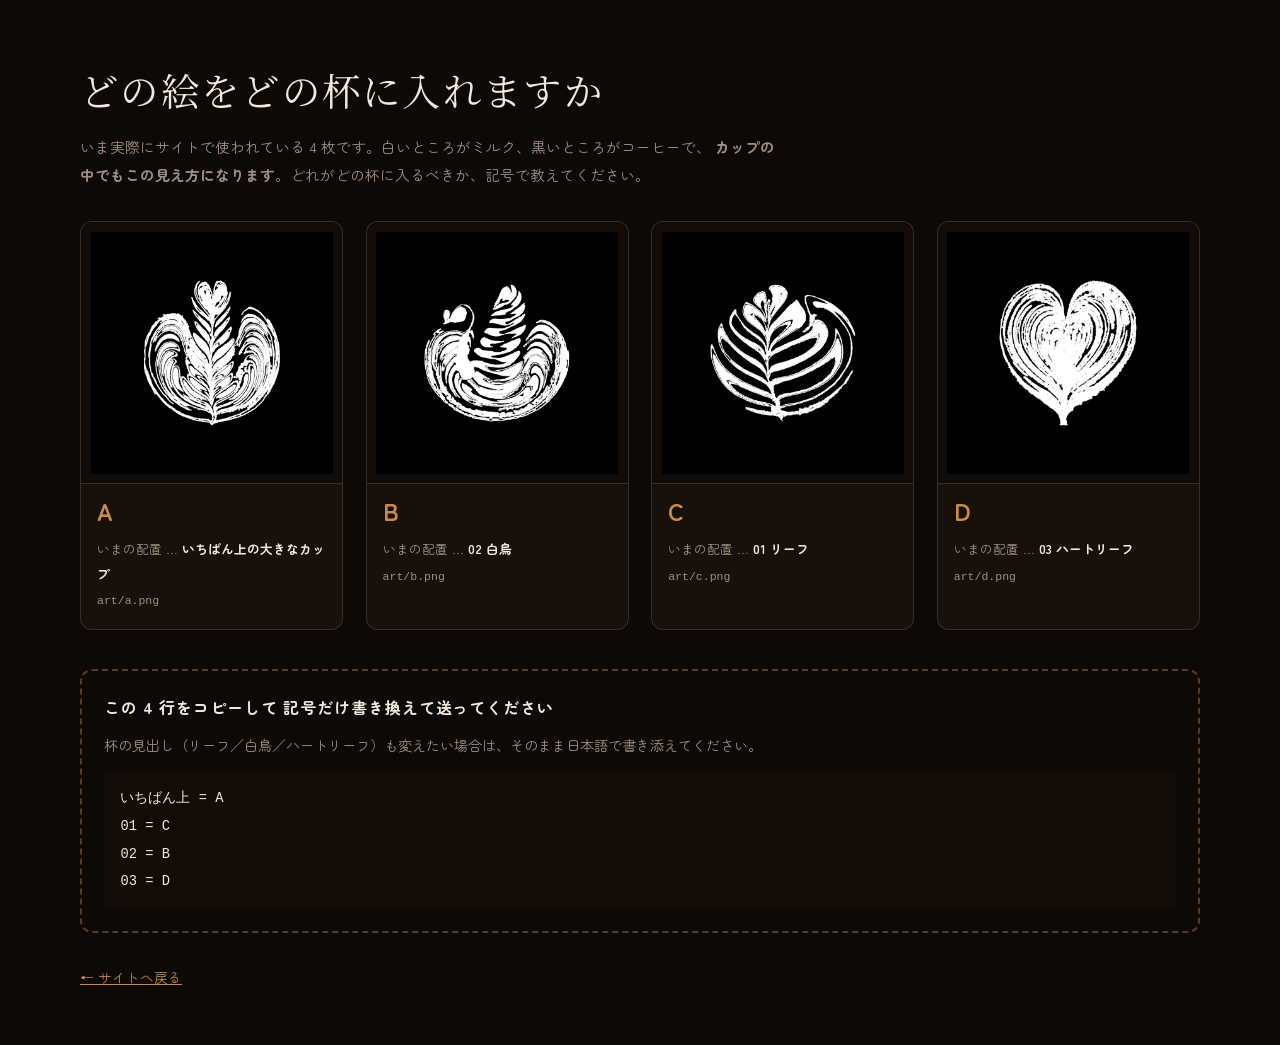
<file: check.html>
<!DOCTYPE html>
<html lang="ja">
<head>
<meta charset="UTF-8">
<meta name="viewport" content="width=device-width, initial-scale=1">
<meta http-equiv="Cache-Control" content="no-cache, no-store, must-revalidate">
<title>どの絵をどの杯に ｜ Latte Art Breaker</title>
<link rel="stylesheet" href="https://fonts.googleapis.com/css2?family=Noto+Serif+JP:wght@400;500&family=Zen+Maru+Gothic:wght@500;700&display=swap">
<style>
:root{
  --bg:#0d0907; --ink:#f2e8dc; --dim:#a08f80; --accent:#c98a4b;
  --card:#17100b; --line:rgba(242,232,220,.14);
  --serif:"Hiragino Mincho ProN","Yu Mincho","Noto Serif JP",serif;
  --ui:"Zen Maru Gothic","Hiragino Maru Gothic ProN","Yu Gothic UI",system-ui,sans-serif;
}
*{box-sizing:border-box}
body{margin:0;background:var(--bg);color:var(--ink);font-family:var(--ui);line-height:1.9;padding:0 16px}
.wrap{max-width:70rem;margin:0 auto;padding-block:clamp(2rem,6vh,3.5rem)}
h1{margin:0 0 .4rem;font-family:var(--serif);font-weight:400;font-size:clamp(1.5rem,4.5vw,2.4rem);letter-spacing:.06em}
.lede{margin:0 0 2rem;color:var(--dim);font-size:.92rem;max-width:44rem}
.grid{display:grid;grid-template-columns:repeat(auto-fit,minmax(15rem,1fr));gap:1.4rem}
.card{background:var(--card);border:1px solid var(--line);border-radius:12px;overflow:hidden;display:flex;flex-direction:column}
.card figure{margin:0;background:#120c08;display:flex;align-items:center;justify-content:center;padding:.6rem}
.card img{display:block;width:100%;max-width:100%;height:auto;aspect-ratio:1/1;object-fit:contain}
.card .meta{padding:.9rem 1rem 1.1rem;border-top:1px solid var(--line)}
.tag{display:inline-block;font-weight:700;font-size:1.5rem;letter-spacing:.1em;color:var(--accent);line-height:1}
.now{margin:.5rem 0 0;font-size:.8rem;color:var(--dim)}
.now b{color:var(--ink);font-weight:700}
.file{margin:.25rem 0 0;font-size:.72rem;color:var(--dim);font-family:ui-monospace,monospace}
.ask{margin:2.4rem 0 0;padding:1.3rem 1.4rem;border:2px dashed rgba(201,138,75,.4);border-radius:12px}
.ask h2{margin:0 0 .6rem;font-size:1rem;letter-spacing:.06em}
.ask p{margin:0 0 .8rem;font-size:.88rem;color:var(--dim)}
.ask pre{margin:0;padding:.9rem 1rem;background:#120c08;border-radius:8px;overflow-x:auto;
  font-family:ui-monospace,monospace;font-size:.86rem;line-height:2;color:var(--ink)}
.back{display:inline-block;margin-top:2rem;color:var(--accent);font-size:.85rem}
</style>
</head>
<body>
<div class="wrap">

<h1>どの絵をどの杯に入れますか</h1>
<p class="lede">
  いま実際にサイトで使われている 4 枚です。白いところがミルク、黒いところがコーヒーで、
  <b>カップの中でもこの見え方になります</b>。どれがどの杯に入るべきか、記号で教えてください。
</p>

<div class="grid">

  <div class="card">
    <figure><img src="art/a.png?c=1" alt="絵 A"></figure>
    <div class="meta">
      <span class="tag">A</span>
      <p class="now">いまの配置 … <b>いちばん上の大きなカップ</b></p>
      <p class="file">art/a.png</p>
    </div>
  </div>

  <div class="card">
    <figure><img src="art/b.png?c=1" alt="絵 B"></figure>
    <div class="meta">
      <span class="tag">B</span>
      <p class="now">いまの配置 … <b>02 白鳥</b></p>
      <p class="file">art/b.png</p>
    </div>
  </div>

  <div class="card">
    <figure><img src="art/c.png?c=1" alt="絵 C"></figure>
    <div class="meta">
      <span class="tag">C</span>
      <p class="now">いまの配置 … <b>01 リーフ</b></p>
      <p class="file">art/c.png</p>
    </div>
  </div>

  <div class="card">
    <figure><img src="art/d.png?c=1" alt="絵 D"></figure>
    <div class="meta">
      <span class="tag">D</span>
      <p class="now">いまの配置 … <b>03 ハートリーフ</b></p>
      <p class="file">art/d.png</p>
    </div>
  </div>

</div>

<div class="ask">
  <h2>この 4 行をコピーして 記号だけ書き換えて送ってください</h2>
  <p>
    杯の見出し（リーフ／白鳥／ハートリーフ）も変えたい場合は、そのまま日本語で書き添えてください。
  </p>
<pre>いちばん上 = A
01 = C
02 = B
03 = D</pre>
</div>

<a class="back" href="index.html">← サイトへ戻る</a>

</div>
</body>
</html>
</file>
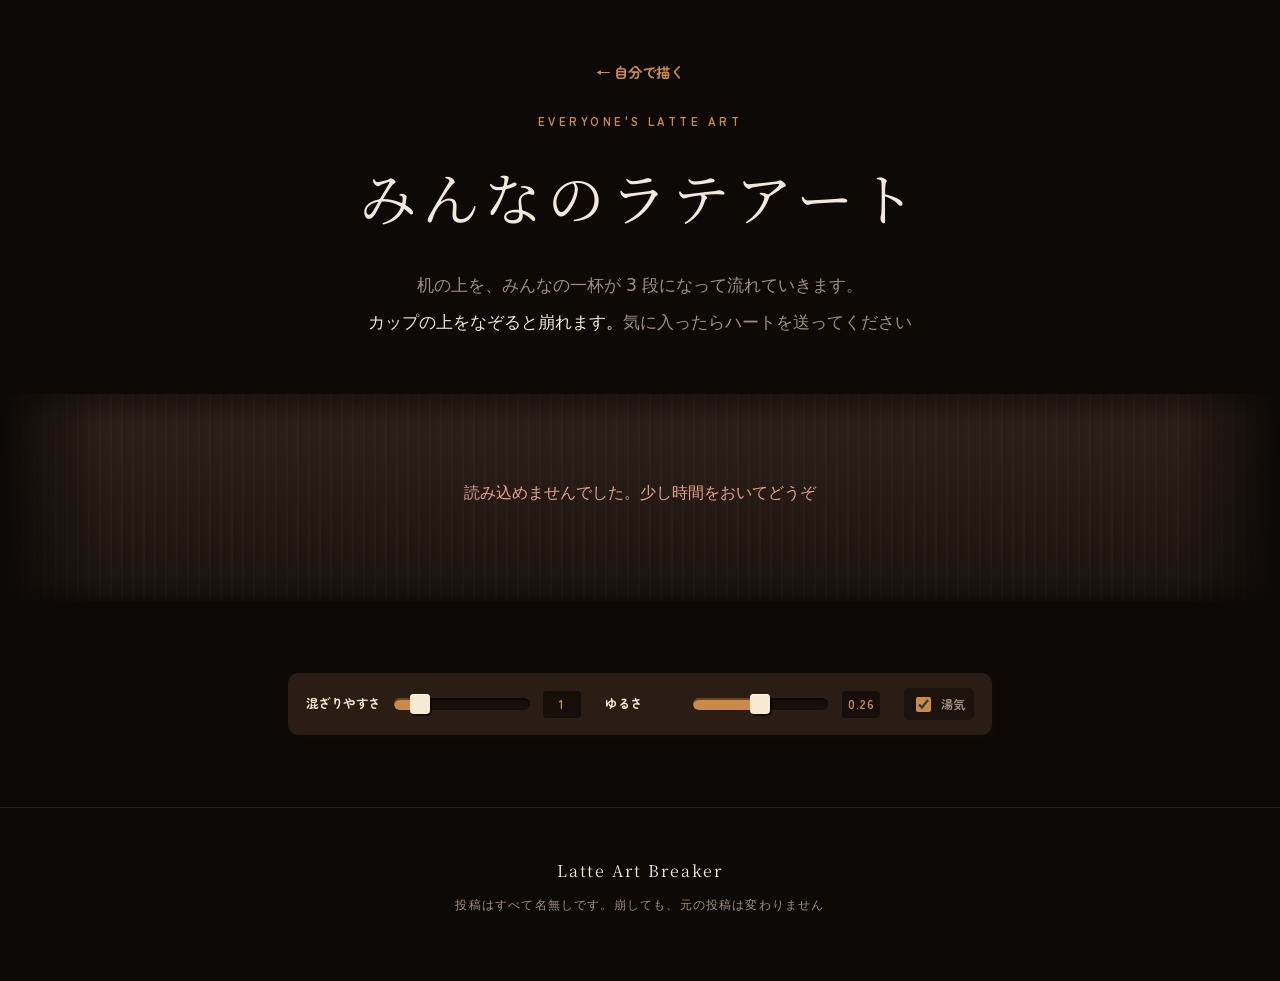
<file: gallery.html>
<!DOCTYPE html>
<html lang="ja">
<head>
<meta charset="UTF-8">
<meta name="viewport" content="width=device-width, initial-scale=1">
<title>みんなのラテアート ｜ Latte Art Breaker</title>
<meta name="description" content="机の上を流れていくラテアート。なぞると崩れます。気に入ったらハートを送ってください。">
<link rel="preconnect" href="https://fonts.googleapis.com">
<link rel="preconnect" href="https://fonts.gstatic.com" crossorigin>
<link rel="stylesheet" href="https://fonts.googleapis.com/css2?family=Noto+Serif+JP:wght@400;500&family=Zen+Maru+Gothic:wght@500;700&display=swap">
<link rel="stylesheet" href="style.css">
</head>
<body class="gal">

<header class="galhead">
  <a class="galhead__back" href="index.html">← 自分で描く</a>
  <p class="galhead__eyebrow">EVERYONE'S LATTE ART</p>
  <h1 class="galhead__title">みんなのラテアート</h1>
  <p class="galhead__lead">
    机の上を、みんなの一杯が 3 段になって流れていきます。<br>
    <b>カップの上をなぞると崩れます。</b>気に入ったらハートを送ってください
  </p>
</header>

<!-- ============ 机 ============
     カップは区切りを持たず、机の上に無造作に並んでいます。
     3 段のコンベアで、真ん中の段だけ逆向き（左から右）に流れます。
     ブラウザが同時に持てる WebGL は 16 個までなので（実測）、
     使う数を決め打ちにし、端から出た席に次の作品を注ぎ直します。 -->
<main class="desk" data-desk data-lanes="3">
  <div class="desk__band" data-band aria-live="polite"></div>
  <p class="desk__msg" data-msg>机を用意しています…</p>
</main>

<p class="desk__hint" data-hint hidden>
  なぞると崩れます。段ごとにつかんで払うと、見たい一杯まで送れます
</p>

<div class="bar" role="group" aria-label="すべての杯に効く設定">
  <label class="bar__item">
    <span class="bar__name">混ざりやすさ</span>
    <input id="rng-strength" type="range" min="0.9" max="1.6" step="0.05" value="1">
    <output id="out-strength">1</output>
  </label>
  <label class="bar__item">
    <span class="bar__name">ゆるさ</span>
    <input id="rng-visc" type="range" min="0.05" max="0.475" step="0.005" value="0.26">
    <output id="out-visc">0.26</output>
  </label>
  <label class="chk"><input type="checkbox" id="chk-steam" checked> 湯気</label>
</div>

<footer class="footer">
  <p>Latte Art Breaker</p>
  <p class="footer__sub">投稿はすべて名無しです。崩しても、元の投稿は変わりません</p>
</footer>

<script src="config.js"></script>
<script src="latte.js"></script>
<script src="gallery.js"></script>
</body>
</html>
</file>
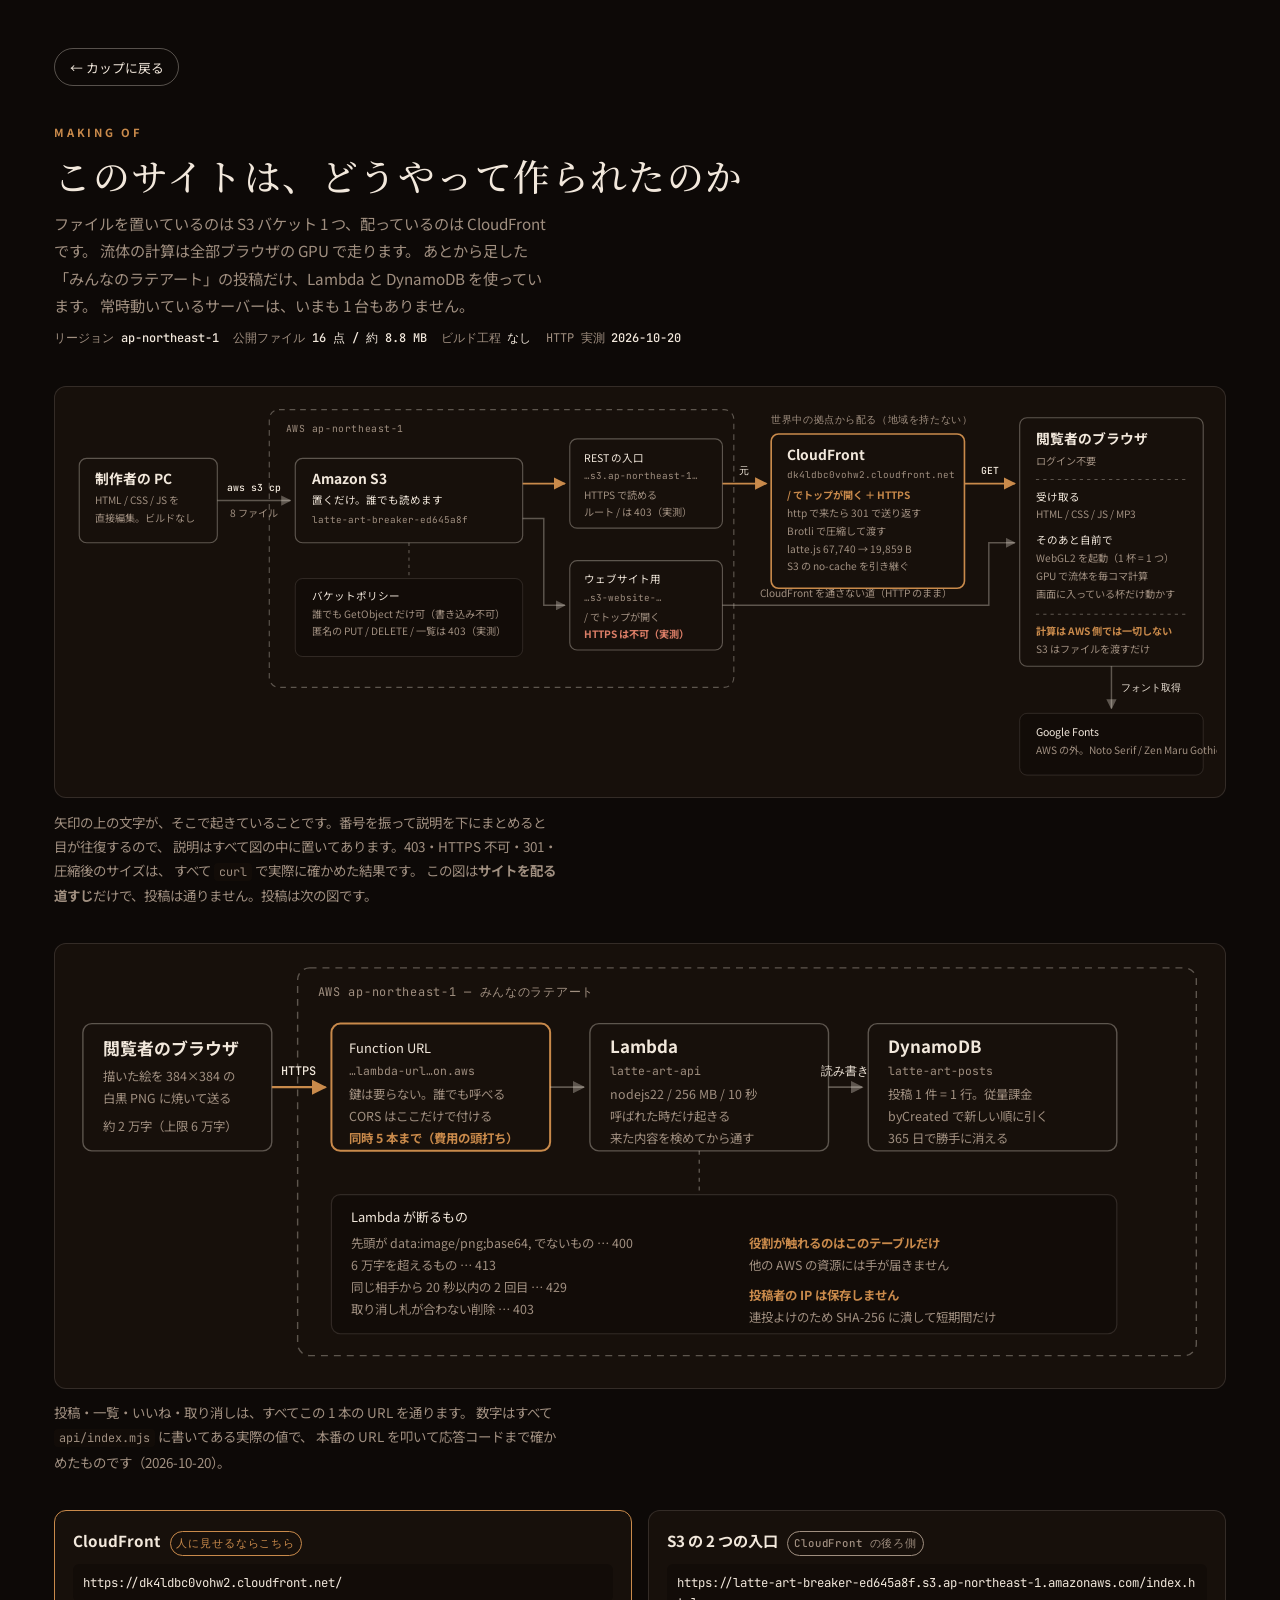
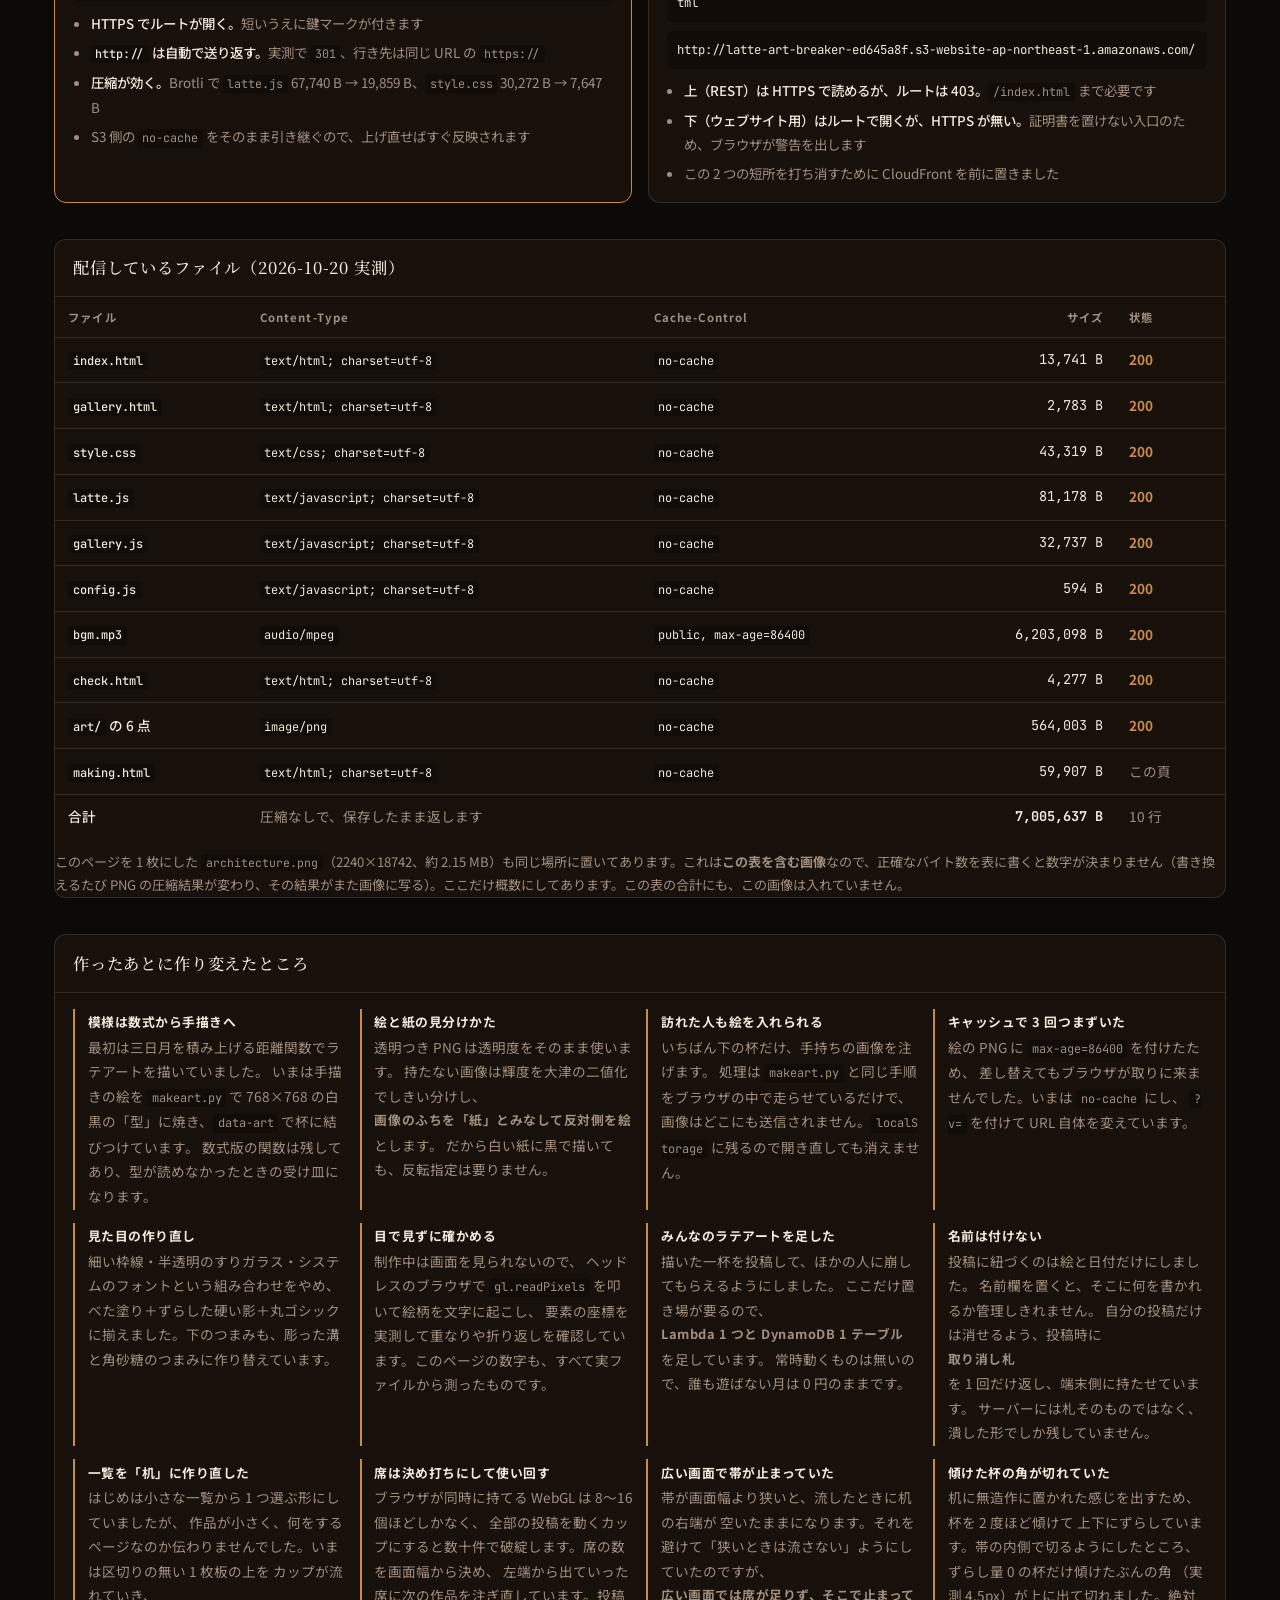
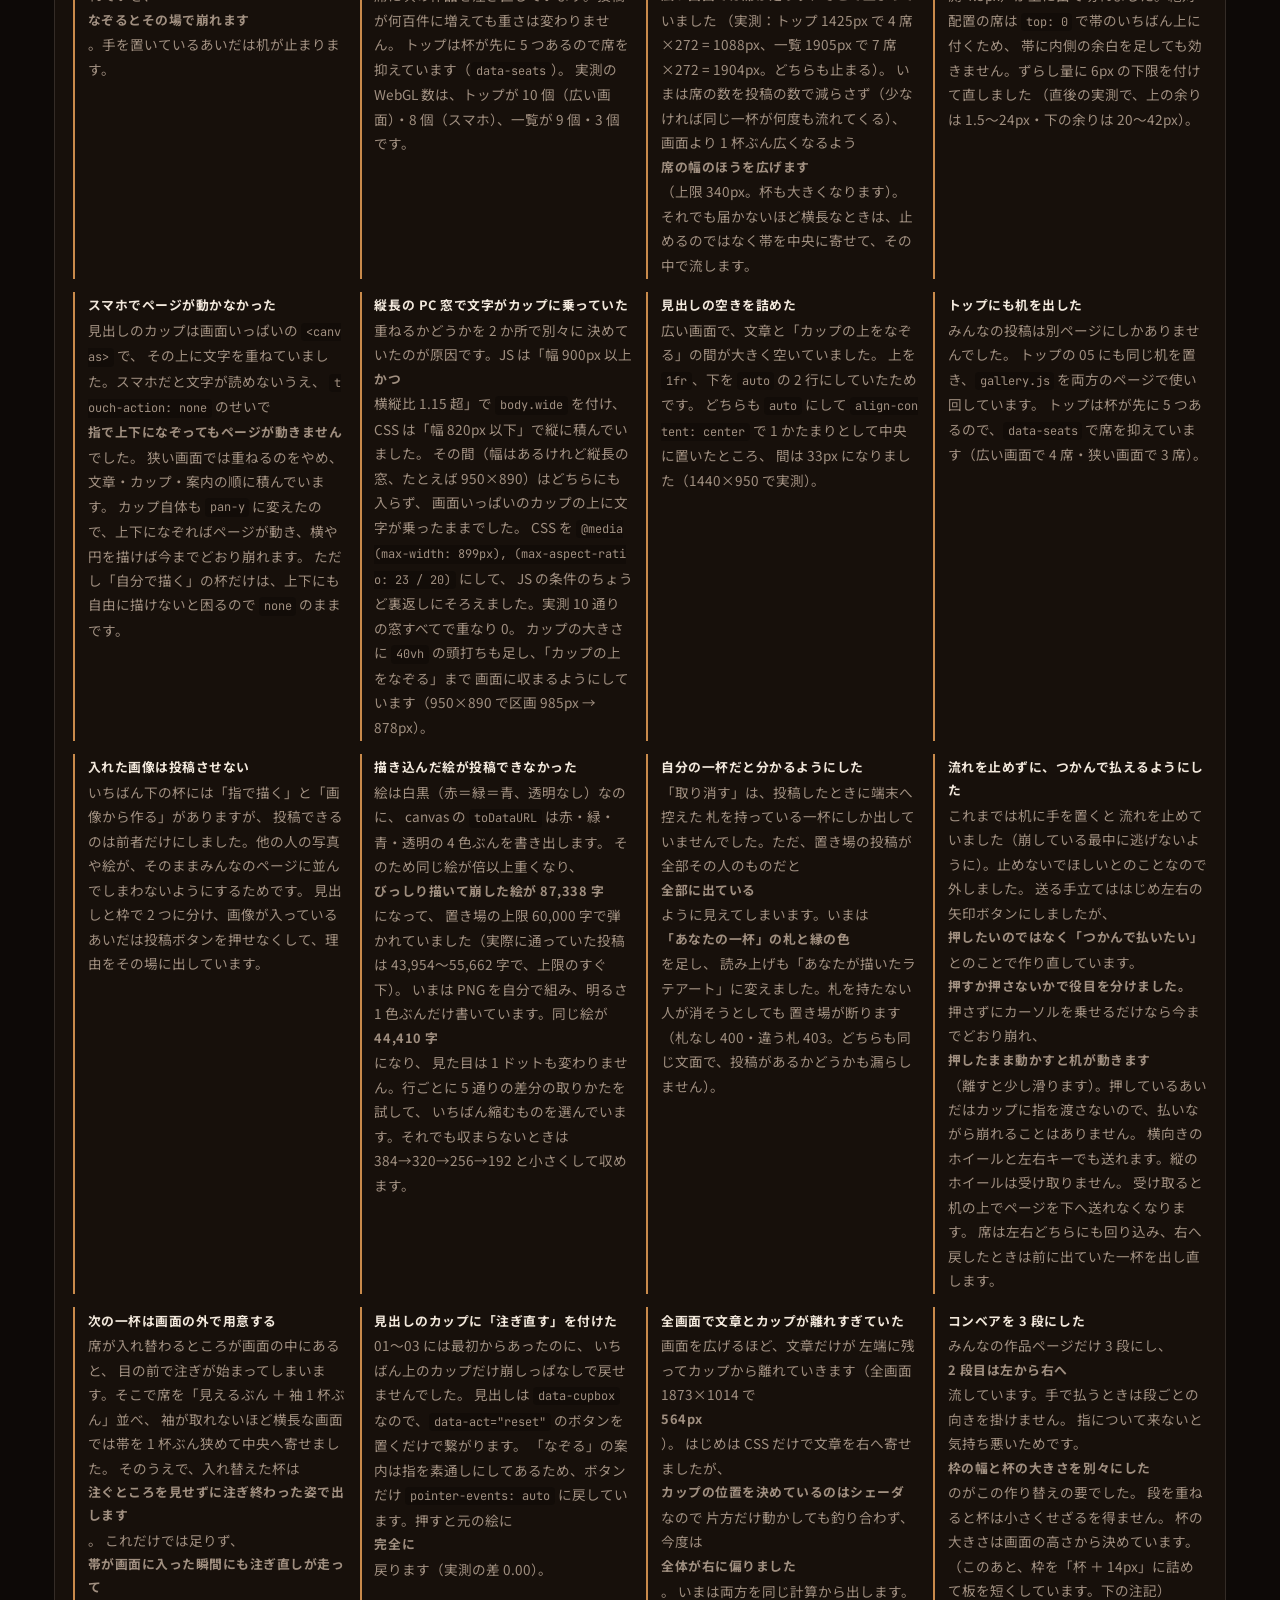
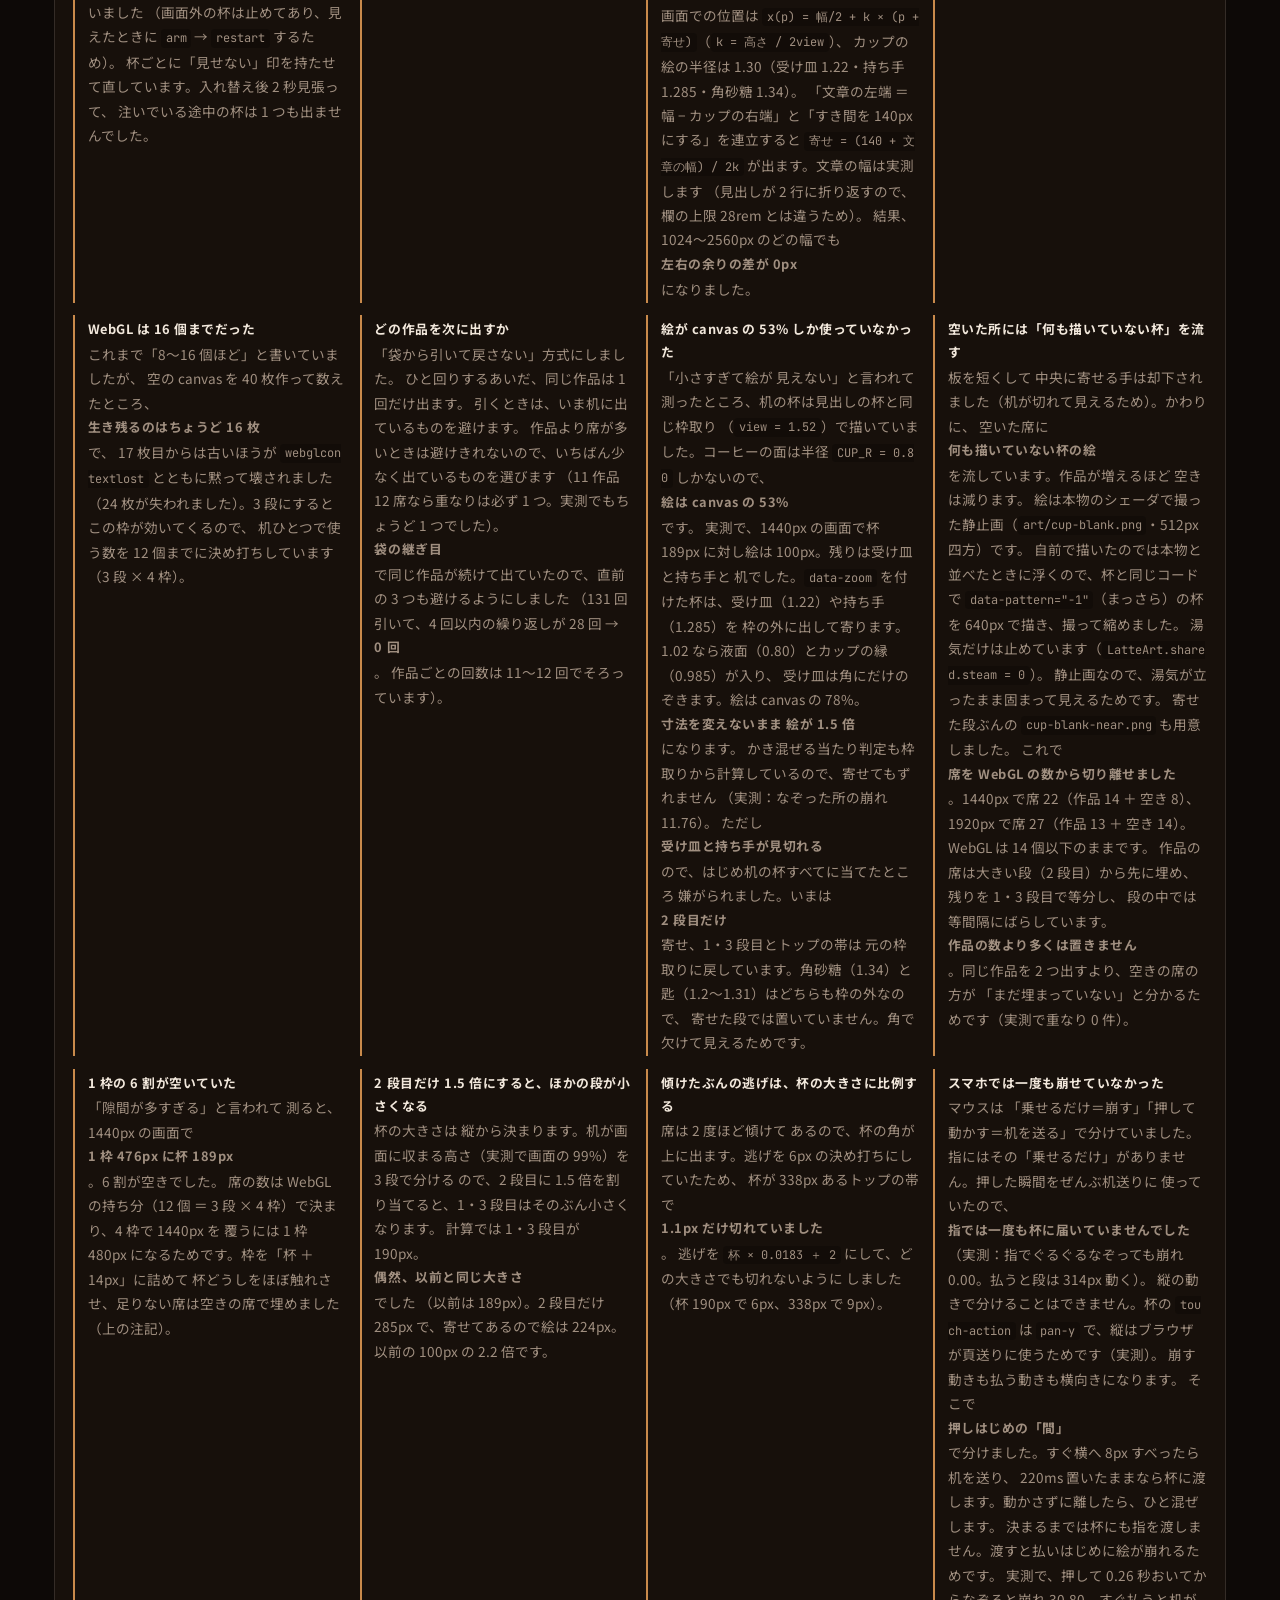
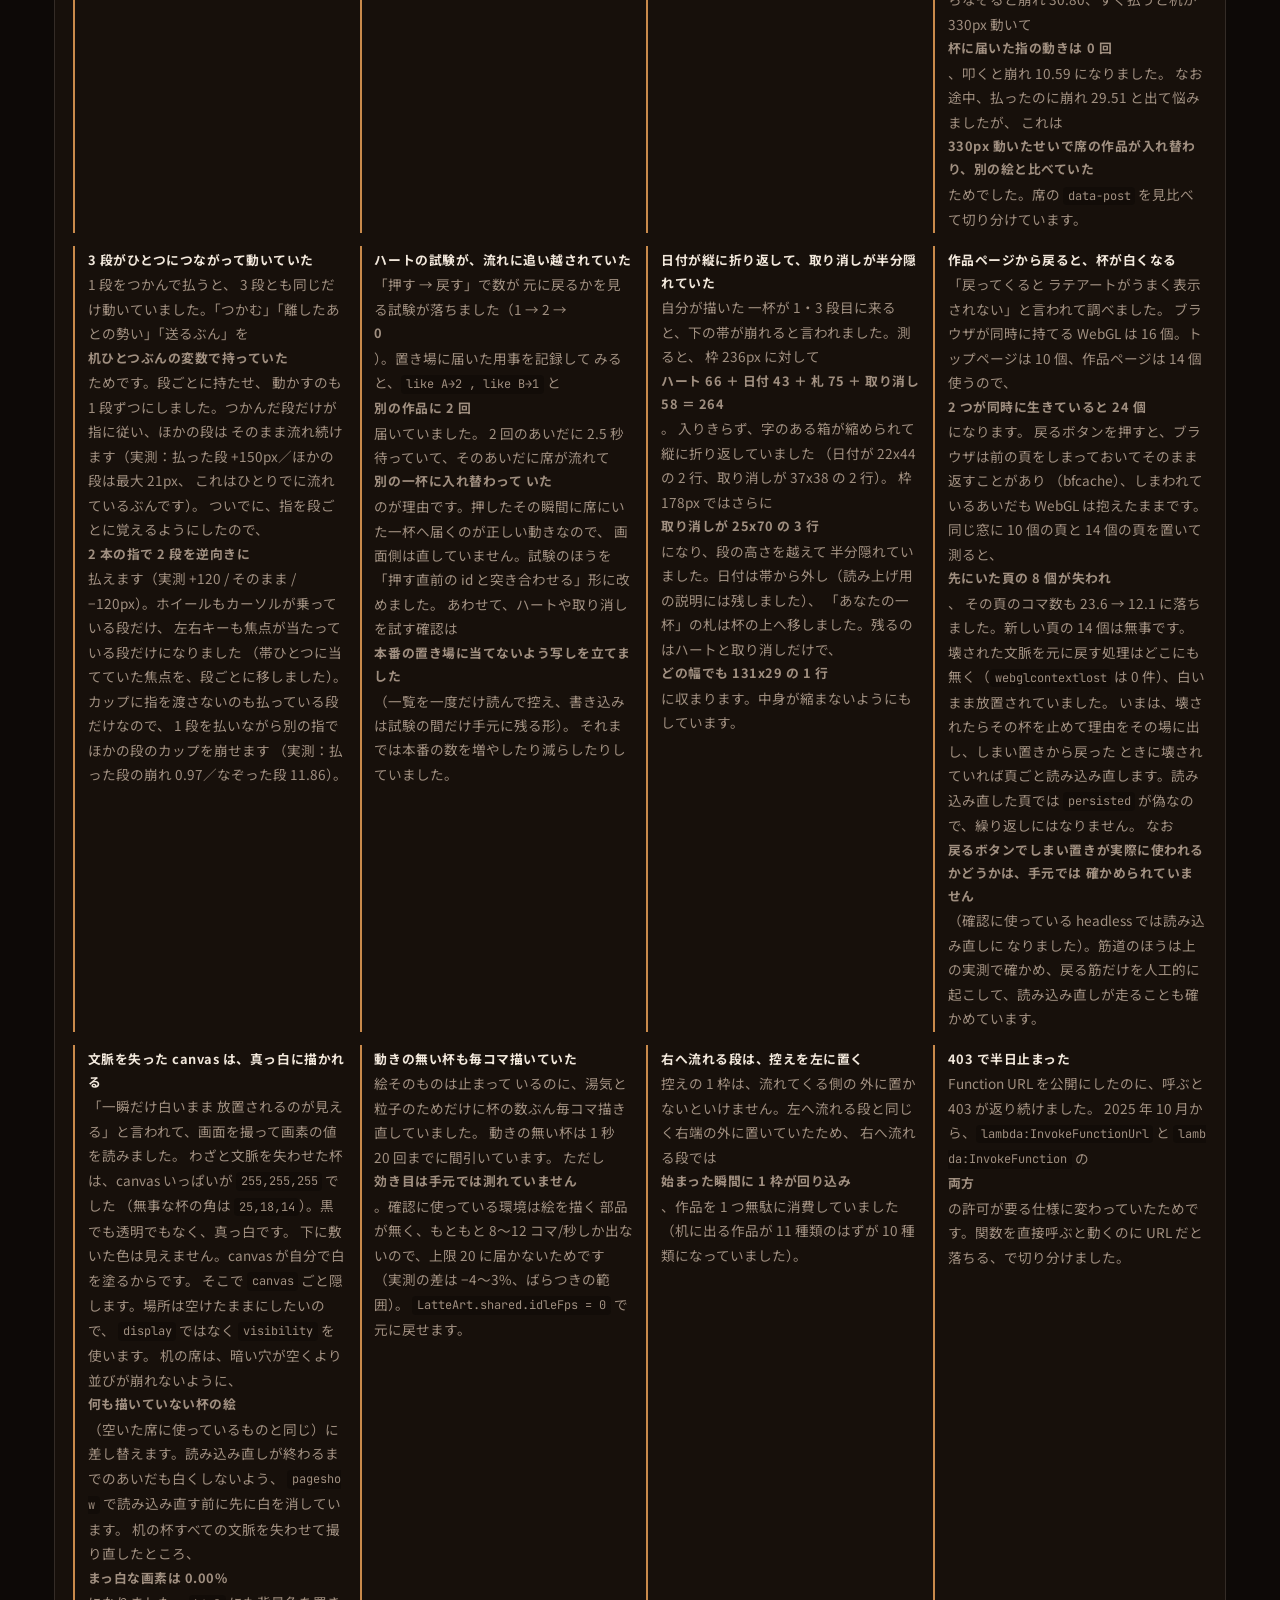
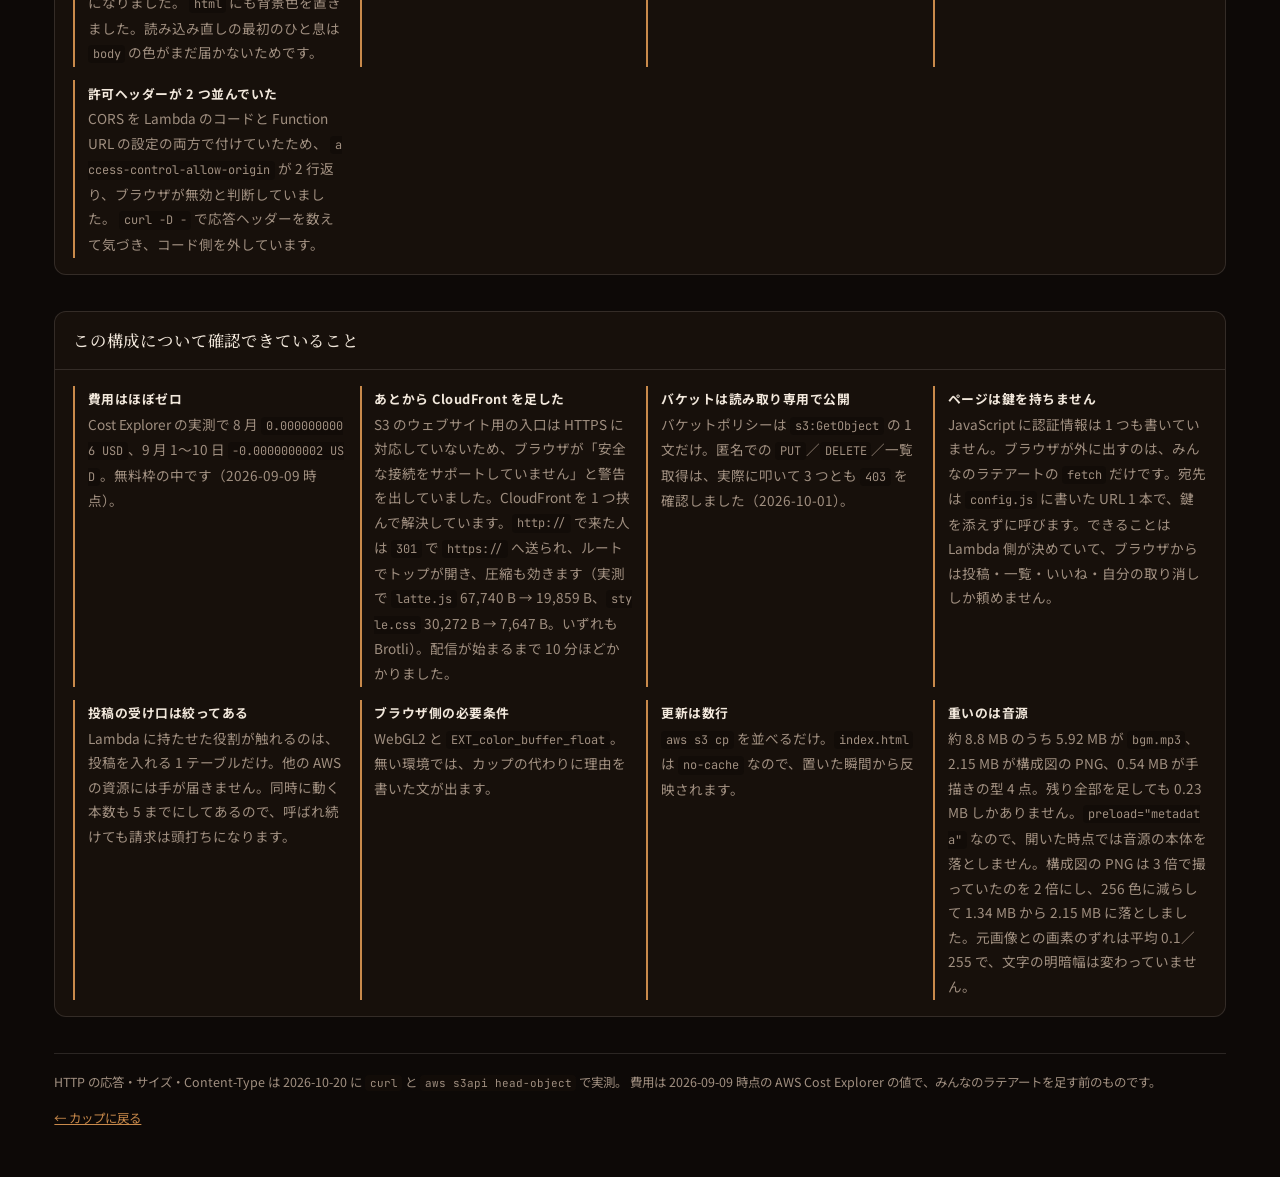
<file: making.html>
<!DOCTYPE html>
<html lang="ja">
<head>
<meta charset="UTF-8">
<meta name="viewport" content="width=device-width, initial-scale=1">
<title>裏話：このサイトの作られかた ｜ Latte Art Breaker</title>
<meta name="description" content="Latte Art Breaker が AWS のどこに置かれ、なぜ公開URLが2つあるのか。実測した数字つきの構成図。">
<link rel="preconnect" href="https://fonts.googleapis.com">
<link rel="preconnect" href="https://fonts.gstatic.com" crossorigin>
<link rel="stylesheet" href="https://fonts.googleapis.com/css2?family=JetBrains+Mono:wght@400;500&family=Noto+Sans+JP:wght@400;500;700&family=Noto+Serif+JP:wght@400;500&display=swap">
<style>
/* =========================================================
   裏話ページ。配色は style.css の :root に合わせてあります
   ========================================================= */
:root {
  --bg:      #0d0907;
  --surface: #17100b;
  --sunk:    #120c08;
  --ink:     #f2e8dc;
  --muted:   #a08f80;
  --line:    rgba(242, 232, 220, 0.13);
  --line-2:  rgba(242, 232, 220, 0.32);
  --accent:  #c98a4b;
  --warn:    #dd7f68;

  --serif: "Noto Serif JP", "Hiragino Mincho ProN", "Yu Mincho", serif;
  --sans:  "Noto Sans JP", "Hiragino Sans", "Yu Gothic UI", system-ui, sans-serif;
  --mono:  "JetBrains Mono", ui-monospace, SFMono-Regular, Consolas, monospace;
}

* { box-sizing: border-box; }

body {
  margin: 0;
  background: var(--bg);
  color: var(--ink);
  font-family: var(--sans);
  font-size: 15px;
  line-height: 1.8;
  -webkit-font-smoothing: antialiased;
}

.wrap {
  max-width: 78rem;
  margin: 0 auto;
  padding-block: clamp(1.5rem, 4vw, 3rem);
  padding-left: max(1rem, 3vw);
  padding-right: max(1rem, 3vw);
  display: grid;
  gap: clamp(1.5rem, 3vw, 2.25rem);
}

/* ---------- 戻る ---------- */
.back {
  justify-self: start;
  display: inline-flex;
  align-items: center;
  gap: .5rem;
  padding: .42rem .9rem;
  border: 1px solid var(--line-2);
  border-radius: 999px;
  color: var(--ink);
  text-decoration: none;
  font-size: .8rem;
  transition: background .2s, border-color .2s;
}
.back:hover { background: rgba(255,255,255,.06); border-color: var(--accent); }

/* ---------- 見出し ---------- */
.head { display: grid; gap: .55rem; }
.eyebrow {
  margin: 0;
  font-size: .7rem;
  font-weight: 700;
  letter-spacing: .24em;
  color: var(--accent);
}
h1 {
  margin: 0;
  font-family: var(--serif);
  font-weight: 500;
  font-size: clamp(1.55rem, 3.6vw, 2.3rem);
  letter-spacing: .04em;
  line-height: 1.35;
  text-wrap: balance;
}
.lede { margin: 0; max-width: 62ch; color: var(--muted); font-size: .95rem; }
.meta {
  display: flex; flex-wrap: wrap; gap: .3rem .9rem;
  margin: 0; padding: 0; list-style: none;
  font-family: var(--mono); font-size: .75rem; color: var(--muted);
}
.meta li { display: flex; gap: .4rem; align-items: baseline; }
.meta b { color: var(--ink); font-weight: 500; }

/* ---------- 図 ---------- */
figure { margin: 0; display: grid; gap: .7rem; }
.scroller {
  overflow-x: auto;
  background: var(--surface);
  border: 1px solid var(--line);
  border-radius: 12px;
  padding: .5rem;
}
.scroller svg { display: block; width: 100%; min-width: 1040px; height: auto; }
figcaption { color: var(--muted); font-size: .84rem; max-width: 72ch; }
.swipe { display: none; font-size: .75rem; color: var(--muted); font-family: var(--mono); }
@media (max-width: 1080px) { .swipe { display: block; } }

/* SVG の見た目 */
.n-box  { fill: var(--surface); stroke: var(--line-2); stroke-width: 1.4; }
.n-sunk { fill: var(--sunk);    stroke: var(--line);   stroke-width: 1.2; }
.n-key  { fill: var(--surface); stroke: var(--accent); stroke-width: 2; }
.zone   { fill: none; stroke: var(--line-2); stroke-width: 1.4; stroke-dasharray: 7 6; }
.edge     { fill: none; stroke: var(--line-2); stroke-width: 1.8; }
.edge-key { fill: none; stroke: var(--accent);  stroke-width: 2.2; }
.edge-dot { fill: none; stroke: var(--line-2); stroke-width: 1.4; stroke-dasharray: 4 5; }
.t-h    { fill: var(--ink);    font-family: var(--sans); font-size: 17px; font-weight: 700; }
.t-b    { fill: var(--ink);    font-family: var(--sans); font-size: 13px; }
.t-m    { fill: var(--muted);  font-family: var(--sans); font-size: 12.5px; }
.t-code { fill: var(--muted);  font-family: var(--mono); font-size: 11.5px; }
.t-edge { fill: var(--ink);    font-family: var(--mono); font-size: 12px; font-weight: 500; }
.t-key  { fill: var(--accent); font-family: var(--sans); font-size: 12.5px; font-weight: 700; }
.t-warn { fill: var(--warn);   font-family: var(--sans); font-size: 12.5px; font-weight: 700; }
.t-zone { fill: var(--muted);  font-family: var(--mono); font-size: 12px; letter-spacing: .06em; }

/* ---------- 2つのURL ---------- */
.urls { display: grid; gap: 1rem; grid-template-columns: repeat(auto-fit, minmax(19rem, 1fr)); }
.url {
  background: var(--surface);
  border: 1px solid var(--line);
  border-radius: 12px;
  padding: 1rem 1.1rem;
  display: grid; gap: .55rem; align-content: start;
}
.url--key { border-color: var(--accent); }
.url h3 {
  margin: 0; font-size: .95rem; font-weight: 700;
  display: flex; align-items: baseline; gap: .6rem; flex-wrap: wrap;
}
.tag {
  font-family: var(--mono); font-size: .67rem; letter-spacing: .08em;
  padding: .14em .55em; border-radius: 999px;
  border: 1px solid currentColor; font-weight: 500;
}
.tag--key { color: var(--accent); }
.tag--plain { color: var(--muted); }
.addr {
  margin: 0;
  font-family: var(--mono); font-size: .77rem; line-height: 1.65;
  background: var(--sunk); border-radius: 6px;
  padding: .55rem .65rem; word-break: break-all;
}
.url ul { margin: 0; padding-left: 1.1rem; display: grid; gap: .3rem; font-size: .84rem; color: var(--muted); }
.url li b { color: var(--ink); font-weight: 500; }

/* ---------- パネル ---------- */
.panel {
  background: var(--surface);
  border: 1px solid var(--line);
  border-radius: 12px;
  overflow: hidden;
}
.panel > h2 {
  margin: 0; padding: .85rem 1.1rem;
  border-bottom: 1px solid var(--line);
  font-family: var(--serif); font-weight: 500;
  font-size: 1.02rem; letter-spacing: .05em;
}
.panel > .body { padding: 1rem 1.1rem; }

.tablewrap { overflow-x: auto; }
table { border-collapse: collapse; width: 100%; font-size: .85rem; }
th, td { text-align: left; padding: .6rem .8rem; border-bottom: 1px solid var(--line); vertical-align: top; }
thead th { font-size: .71rem; letter-spacing: .1em; color: var(--muted); font-weight: 700; white-space: nowrap; }
tbody tr:last-child th, tbody tr:last-child td { border-bottom: 0; }
tbody th { font-weight: 500; white-space: nowrap; }
td.num { font-family: var(--mono); font-variant-numeric: tabular-nums; text-align: right; white-space: nowrap; }
code {
  font-family: var(--mono); font-size: .88em;
  background: var(--sunk); padding: .1em .4em; border-radius: 4px; word-break: break-all;
}
.ok { color: var(--accent); font-weight: 700; }

.notes { display: grid; gap: .8rem; grid-template-columns: repeat(auto-fit, minmax(16rem, 1fr)); }
.note { border-left: 2px solid var(--accent); padding: .1rem 0 .1rem .8rem; font-size: .85rem; margin: 0; }
.note b { display: block; font-size: .8rem; letter-spacing: .04em; margin-bottom: .1rem; }
.note span { color: var(--muted); }

footer {
  color: var(--muted); font-size: .78rem;
  border-top: 1px solid var(--line); padding-top: 1.1rem;
  display: grid; gap: .8rem;
}
footer a { color: var(--accent); }

:focus-visible { outline: 2px solid var(--accent); outline-offset: 2px; }
</style>
</head>
<body>

<div class="wrap">

  <a class="back" href="index.html">← カップに戻る</a>

  <header class="head">
    <p class="eyebrow">MAKING OF</p>
    <h1>このサイトは、どうやって作られたのか</h1>
    <p class="lede">
      ファイルを置いているのは S3 バケット 1 つ、配っているのは CloudFront です。
      流体の計算は全部ブラウザの GPU で走ります。
      あとから足した「みんなのラテアート」の投稿だけ、Lambda と DynamoDB を使っています。
      常時動いているサーバーは、いまも 1 台もありません。
    </p>
    <ul class="meta">
      <li>リージョン <b>ap-northeast-1</b></li>
      <li>公開ファイル <b>16 点 / 約 8.8 MB</b></li>
      <li>ビルド工程 <b>なし</b></li>
      <li>HTTP 実測 <b>2026-10-20</b></li>
    </ul>
  </header>

  <figure>
    <p class="swipe">← 図は横にスクロールできます →</p>
    <div class="scroller">
      <svg viewBox="0 148 1420 486" role="img"
           aria-label="制作者のPCから aws s3 cp で S3 バケットへファイルを上げ、S3 の REST エンドポイントを CloudFront が受けて HTTPS で配信し、閲覧者のブラウザが受け取って WebGL2 で流体を計算する構成図。ウェブサイトエンドポイントは HTTPS を持たないため、CloudFront を通さない道として残してある。">
        <defs>
          <marker id="ah" viewBox="0 0 10 10" refX="9" refY="5" markerWidth="7" markerHeight="7" orient="auto-start-reverse">
            <path d="M 0 0 L 10 5 L 0 10 z" fill="rgba(242,232,220,0.32)"/>
          </marker>
          <marker id="ahk" viewBox="0 0 10 10" refX="9" refY="5" markerWidth="7" markerHeight="7" orient="auto-start-reverse">
            <path d="M 0 0 L 10 5 L 0 10 z" fill="#c98a4b"/>
          </marker>
        </defs>

        <rect class="zone" x="254" y="166" width="572" height="342" rx="12"/>
        <text class="t-zone" x="274" y="194">AWS ap-northeast-1</text>

        <rect class="n-box" x="20" y="226" width="170" height="104" rx="9"/>
        <text class="t-h" x="40" y="258">制作者の PC</text>
        <text class="t-m" x="40" y="282">HTML / CSS / JS を</text>
        <text class="t-m" x="40" y="304">直接編集。ビルドなし</text>

        <line class="edge" x1="190" y1="278" x2="280" y2="278" marker-end="url(#ah)"/>
        <text class="t-edge" x="235" y="266" text-anchor="middle">aws s3 cp</text>
        <text class="t-m"    x="235" y="298" text-anchor="middle">8 ファイル</text>

        <rect class="n-box" x="286" y="226" width="280" height="104" rx="9"/>
        <text class="t-h"    x="306" y="258">Amazon S3</text>
        <text class="t-b"    x="306" y="282">置くだけ。誰でも読めます</text>
        <text class="t-code" x="306" y="306">latte-art-breaker-ed645a8f</text>

        <line class="edge-dot" x1="426" y1="330" x2="426" y2="374"/>

        <rect class="n-sunk" x="286" y="374" width="280" height="96" rx="9"/>
        <text class="t-b" x="306" y="400">バケットポリシー</text>
        <text class="t-m" x="306" y="422">誰でも GetObject だけ可（書き込み不可）</text>
        <text class="t-m" x="306" y="444">匿名の PUT / DELETE / 一覧は 403（実測）</text>

        <line class="edge-key" x1="566" y1="257" x2="618" y2="257" marker-end="url(#ahk)"/>
        <polyline class="edge" points="566,300 592,300 592,407 618,407" marker-end="url(#ah)"/>

        <rect class="n-box" x="624" y="202" width="188" height="110" rx="9"/>
        <text class="t-b"    x="642" y="230">REST の入口</text>
        <text class="t-code" x="642" y="252">…s3.ap-northeast-1…</text>
        <text class="t-m"    x="642" y="276">HTTPS で読める</text>
        <text class="t-m"    x="642" y="297">ルート / は 403（実測）</text>

        <rect class="n-box" x="624" y="352" width="188" height="110" rx="9"/>
        <text class="t-b"    x="642" y="380">ウェブサイト用</text>
        <text class="t-code" x="642" y="402">…s3-website-…</text>
        <text class="t-m"    x="642" y="426">/ でトップが開く</text>
        <text class="t-warn" x="642" y="447">HTTPS は不可（実測）</text>

        <line class="edge-key" x1="812" y1="257" x2="866" y2="257" marker-end="url(#ahk)"/>
        <text class="t-edge" x="839" y="245" text-anchor="middle">元</text>

        <rect class="n-key" x="872" y="196" width="238" height="190" rx="9"/>
        <text class="t-h"    x="892" y="228">CloudFront</text>
        <text class="t-code" x="892" y="250">dk4ldbc0vohw2.cloudfront.net</text>
        <text class="t-key"  x="892" y="276">/ でトップが開く ＋ HTTPS</text>
        <text class="t-m"    x="892" y="298">http で来たら 301 で送り返す</text>
        <text class="t-m"    x="892" y="320">Brotli で圧縮して渡す</text>
        <text class="t-m"    x="892" y="342">latte.js 67,740 → 19,859 B</text>
        <text class="t-m"    x="892" y="364">S3 の no-cache を引き継ぐ</text>
        <text class="t-m"    x="892" y="386" opacity="0">.</text>
        <text class="t-zone" x="872" y="182">世界中の拠点から配る（地域を持たない）</text>

        <line class="edge-key" x1="1110" y1="257" x2="1172" y2="257" marker-end="url(#ahk)"/>
        <text class="t-edge" x="1141" y="245" text-anchor="middle">GET</text>
        <polyline class="edge" points="812,407 1140,407 1140,330 1172,330" marker-end="url(#ah)"/>
        <text class="t-m" x="976" y="397" text-anchor="middle">CloudFront を通さない道（HTTP のまま）</text>

        <rect class="n-box" x="1178" y="176" width="226" height="306" rx="9"/>
        <text class="t-h" x="1198" y="208">閲覧者のブラウザ</text>
        <text class="t-m" x="1198" y="234">ログイン不要</text>
        <line class="edge-dot" x1="1198" y1="252" x2="1384" y2="252"/>
        <text class="t-b" x="1198" y="278">受け取る</text>
        <text class="t-m" x="1198" y="300">HTML / CSS / JS / MP3</text>
        <text class="t-b" x="1198" y="332">そのあと自前で</text>
        <text class="t-m" x="1198" y="354">WebGL2 を起動（1 杯 = 1 つ）</text>
        <text class="t-m" x="1198" y="376">GPU で流体を毎コマ計算</text>
        <text class="t-m" x="1198" y="398">画面に入っている杯だけ動かす</text>
        <line class="edge-dot" x1="1198" y1="418" x2="1384" y2="418"/>
        <text class="t-key" x="1198" y="444">計算は AWS 側では一切しない</text>
        <text class="t-m"   x="1198" y="466">S3 はファイルを渡すだけ</text>

        <line class="edge" x1="1291" y1="482" x2="1291" y2="534" marker-end="url(#ah)"/>
        <text class="t-edge" x="1303" y="512" text-anchor="start">フォント取得</text>

        <rect class="n-sunk" x="1178" y="540" width="226" height="76" rx="9"/>
        <text class="t-b" x="1198" y="568">Google Fonts</text>
        <text class="t-m" x="1198" y="590">AWS の外。Noto Serif / Zen Maru Gothic</text>
      </svg>
    </div>
    <figcaption>
      矢印の上の文字が、そこで起きていることです。番号を振って説明を下にまとめると目が往復するので、
      説明はすべて図の中に置いてあります。403・HTTPS 不可・301・圧縮後のサイズは、
      すべて <code>curl</code> で実際に確かめた結果です。
      この図は<b>サイトを配る道すじ</b>だけで、投稿は通りません。投稿は次の図です。
    </figcaption>
  </figure>

  <figure>
    <p class="swipe">← 図は横にスクロールできます →</p>
    <div class="scroller">
      <svg viewBox="0 150 1160 430" role="img"
           aria-label="閲覧者のブラウザが Lambda の Function URL へ HTTPS で投稿を送り、Lambda が内容を検めてから DynamoDB の 1 テーブルに読み書きする構成図。常時動くサーバーは無く、同時実行は 5 までに制限している。">
        <defs>
          <marker id="ah2" viewBox="0 0 10 10" refX="9" refY="5" markerWidth="7" markerHeight="7" orient="auto-start-reverse">
            <path d="M 0 0 L 10 5 L 0 10 z" fill="rgba(242,232,220,0.32)"/>
          </marker>
          <marker id="ahk2" viewBox="0 0 10 10" refX="9" refY="5" markerWidth="7" markerHeight="7" orient="auto-start-reverse">
            <path d="M 0 0 L 10 5 L 0 10 z" fill="#c98a4b"/>
          </marker>
        </defs>

        <rect class="zone" x="236" y="166" width="904" height="390" rx="12"/>
        <text class="t-zone" x="256" y="194">AWS ap-northeast-1 — みんなのラテアート</text>

        <rect class="n-box" x="20" y="222" width="190" height="128" rx="9"/>
        <text class="t-h" x="40" y="254">閲覧者のブラウザ</text>
        <text class="t-m" x="40" y="280">描いた絵を 384×384 の</text>
        <text class="t-m" x="40" y="302">白黒 PNG に焼いて送る</text>
        <text class="t-m" x="40" y="330">約 2 万字（上限 6 万字）</text>

        <line class="edge-key" x1="210" y1="286" x2="264" y2="286" marker-end="url(#ahk2)"/>
        <text class="t-edge" x="237" y="274" text-anchor="middle">HTTPS</text>

        <rect class="n-key" x="270" y="222" width="220" height="128" rx="9"/>
        <text class="t-b"    x="288" y="252">Function URL</text>
        <text class="t-code" x="288" y="274">…lambda-url…on.aws</text>
        <text class="t-m"    x="288" y="298">鍵は要らない。誰でも呼べる</text>
        <text class="t-m"    x="288" y="320">CORS はここだけで付ける</text>
        <text class="t-key"  x="288" y="342">同時 5 本まで（費用の頭打ち）</text>

        <line class="edge" x1="490" y1="286" x2="524" y2="286" marker-end="url(#ah2)"/>

        <rect class="n-box" x="530" y="222" width="240" height="128" rx="9"/>
        <text class="t-h" x="550" y="252">Lambda</text>
        <text class="t-code" x="550" y="274">latte-art-api</text>
        <text class="t-m" x="550" y="298">nodejs22 / 256 MB / 10 秒</text>
        <text class="t-m" x="550" y="320">呼ばれた時だけ起きる</text>
        <text class="t-m" x="550" y="342">来た内容を検めてから通す</text>

        <line class="edge" x1="770" y1="286" x2="804" y2="286" marker-end="url(#ah2)"/>
        <text class="t-edge" x="787" y="274" text-anchor="middle">読み書き</text>

        <rect class="n-box" x="810" y="222" width="250" height="128" rx="9"/>
        <text class="t-h" x="830" y="252">DynamoDB</text>
        <text class="t-code" x="830" y="274">latte-art-posts</text>
        <text class="t-m" x="830" y="298">投稿 1 件 = 1 行。従量課金</text>
        <text class="t-m" x="830" y="320">byCreated で新しい順に引く</text>
        <text class="t-m" x="830" y="342">365 日で勝手に消える</text>

        <line class="edge-dot" x1="640" y1="350" x2="640" y2="394"/>

        <rect class="n-sunk" x="270" y="394" width="790" height="140" rx="9"/>
        <text class="t-b" x="290" y="422">Lambda が断るもの</text>
        <text class="t-m" x="290" y="448">先頭が data:image/png;base64, でないもの … 400</text>
        <text class="t-m" x="290" y="470">6 万字を超えるもの … 413</text>
        <text class="t-m" x="290" y="492">同じ相手から 20 秒以内の 2 回目 … 429</text>
        <text class="t-m" x="290" y="514">取り消し札が合わない削除 … 403</text>
        <text class="t-key" x="690" y="448">役割が触れるのはこのテーブルだけ</text>
        <text class="t-m"   x="690" y="470">他の AWS の資源には手が届きません</text>
        <text class="t-key" x="690" y="500">投稿者の IP は保存しません</text>
        <text class="t-m"   x="690" y="522">連投よけのため SHA-256 に潰して短期間だけ</text>
      </svg>
    </div>
    <figcaption>
      投稿・一覧・いいね・取り消しは、すべてこの 1 本の URL を通ります。
      数字はすべて <code>api/index.mjs</code> に書いてある実際の値で、
      本番の URL を叩いて応答コードまで確かめたものです（2026-10-20）。
    </figcaption>
  </figure>

  <section class="urls">
    <article class="url url--key">
      <h3>CloudFront <span class="tag tag--key">人に見せるならこちら</span></h3>
      <p class="addr">https://dk4ldbc0vohw2.cloudfront.net/</p>
      <ul>
        <li><b>HTTPS でルートが開く。</b>短いうえに鍵マークが付きます</li>
        <li><b><code>http://</code> は自動で送り返す。</b>実測で <code>301</code>、行き先は同じ URL の <code>https://</code></li>
        <li><b>圧縮が効く。</b>Brotli で <code>latte.js</code> 67,740 B → 19,859 B、<code>style.css</code> 30,272 B → 7,647 B</li>
        <li>S3 側の <code>no-cache</code> をそのまま引き継ぐので、上げ直せばすぐ反映されます</li>
      </ul>
    </article>
    <article class="url">
      <h3>S3 の 2 つの入口 <span class="tag tag--plain">CloudFront の後ろ側</span></h3>
      <p class="addr">https://latte-art-breaker-ed645a8f.s3.ap-northeast-1.amazonaws.com/index.html</p>
      <p class="addr">http://latte-art-breaker-ed645a8f.s3-website-ap-northeast-1.amazonaws.com/</p>
      <ul>
        <li><b>上（REST）は HTTPS で読めるが、ルートは 403。</b><code>/index.html</code> まで必要です</li>
        <li><b>下（ウェブサイト用）はルートで開くが、HTTPS が無い。</b>証明書を置けない入口のため、ブラウザが警告を出します</li>
        <li>この 2 つの短所を打ち消すために CloudFront を前に置きました</li>
      </ul>
    </article>
  </section>

  <section class="panel" id="p-files">
    <h2>配信しているファイル（2026-10-20 実測）</h2>
    <div class="tablewrap">
      <table>
        <thead>
          <tr>
            <th scope="col">ファイル</th>
            <th scope="col">Content-Type</th>
            <th scope="col">Cache-Control</th>
            <th scope="col" style="text-align:right">サイズ</th>
            <th scope="col">状態</th>
          </tr>
        </thead>
        <tbody>
          <tr><th scope="row"><code>index.html</code></th><td><code>text/html; charset=utf-8</code></td><td><code>no-cache</code></td><td class="num">13,741 B</td><td class="ok">200</td></tr>
          <tr><th scope="row"><code>gallery.html</code></th><td><code>text/html; charset=utf-8</code></td><td><code>no-cache</code></td><td class="num">2,783 B</td><td class="ok">200</td></tr>
          <tr><th scope="row"><code>style.css</code></th><td><code>text/css; charset=utf-8</code></td><td><code>no-cache</code></td><td class="num">43,319 B</td><td class="ok">200</td></tr>
          <tr><th scope="row"><code>latte.js</code></th><td><code>text/javascript; charset=utf-8</code></td><td><code>no-cache</code></td><td class="num">81,178 B</td><td class="ok">200</td></tr>
          <tr><th scope="row"><code>gallery.js</code></th><td><code>text/javascript; charset=utf-8</code></td><td><code>no-cache</code></td><td class="num">32,737 B</td><td class="ok">200</td></tr>
          <tr><th scope="row"><code>config.js</code></th><td><code>text/javascript; charset=utf-8</code></td><td><code>no-cache</code></td><td class="num">594 B</td><td class="ok">200</td></tr>
          <tr><th scope="row"><code>bgm.mp3</code></th><td><code>audio/mpeg</code></td><td><code>public, max-age=86400</code></td><td class="num">6,203,098 B</td><td class="ok">200</td></tr>
          <tr><th scope="row"><code>check.html</code></th><td><code>text/html; charset=utf-8</code></td><td><code>no-cache</code></td><td class="num">4,277 B</td><td class="ok">200</td></tr>
          <tr><th scope="row"><code>art/</code> の 6 点</th><td><code>image/png</code></td><td><code>no-cache</code></td><td class="num">564,003 B</td><td class="ok">200</td></tr>
          <tr><th scope="row"><code>making.html</code></th><td><code>text/html; charset=utf-8</code></td><td><code>no-cache</code></td><td class="num">59,907 B</td><td style="color:var(--muted)">この頁</td></tr>
          <tr><th scope="row">合計</th><td colspan="2" style="color:var(--muted)">圧縮なしで、保存したまま返します</td><td class="num"><b>7,005,637 B</b></td><td style="color:var(--muted)">10 行</td></tr>
        </tbody>
      </table>
      <p style="margin:.7rem 0 0;font-size:.82rem;color:var(--muted)">このページを 1 枚にした <code>architecture.png</code>（2240×18742、約 2.15 MB）も同じ場所に置いてあります。これは<b>この表を含む画像</b>なので、正確なバイト数を表に書くと数字が決まりません（書き換えるたび PNG の圧縮結果が変わり、その結果がまた画像に写る）。ここだけ概数にしてあります。この表の合計にも、この画像は入れていません。</p>
    </div>
  </section>

  <section class="panel" id="p-made">
    <h2>作ったあとに作り変えたところ</h2>
    <div class="body notes">
      <p class="note"><b>模様は数式から手描きへ</b><span>最初は三日月を積み上げる距離関数でラテアートを描いていました。
        いまは手描きの絵を <code>makeart.py</code> で 768×768 の白黒の「型」に焼き、<code>data-art</code> で杯に結びつけています。
        数式版の関数は残してあり、型が読めなかったときの受け皿になります。</span></p>
      <p class="note"><b>絵と紙の見分けかた</b><span>透明つき PNG は透明度をそのまま使います。
        持たない画像は輝度を大津の二値化でしきい分けし、<b>画像のふちを「紙」とみなして反対側を絵</b>とします。
        だから白い紙に黒で描いても、反転指定は要りません。</span></p>
      <p class="note"><b>訪れた人も絵を入れられる</b><span>いちばん下の杯だけ、手持ちの画像を注げます。
        処理は <code>makeart.py</code> と同じ手順をブラウザの中で走らせているだけで、
        画像はどこにも送信されません。<code>localStorage</code> に残るので開き直しても消えません。</span></p>
      <p class="note"><b>キャッシュで 3 回つまずいた</b><span>絵の PNG に <code>max-age=86400</code> を付けたため、
        差し替えてもブラウザが取りに来ませんでした。いまは <code>no-cache</code> にし、
        <code>?v=</code> を付けて URL 自体を変えています。</span></p>
      <p class="note"><b>見た目の作り直し</b><span>細い枠線・半透明のすりガラス・システムのフォントという組み合わせをやめ、
        べた塗り＋ずらした硬い影＋丸ゴシックに揃えました。下のつまみも、彫った溝と角砂糖のつまみに作り替えています。</span></p>
      <p class="note"><b>目で見ずに確かめる</b><span>制作中は画面を見られないので、
        ヘッドレスのブラウザで <code>gl.readPixels</code> を叩いて絵柄を文字に起こし、
        要素の座標を実測して重なりや折り返しを確認しています。このページの数字も、すべて実ファイルから測ったものです。</span></p>
      <p class="note"><b>みんなのラテアートを足した</b><span>描いた一杯を投稿して、ほかの人に崩してもらえるようにしました。
        ここだけ置き場が要るので、<b>Lambda 1 つと DynamoDB 1 テーブル</b>を足しています。
        常時動くものは無いので、誰も遊ばない月は 0 円のままです。</span></p>
      <p class="note"><b>名前は付けない</b><span>投稿に紐づくのは絵と日付だけにしました。
        名前欄を置くと、そこに何を書かれるか管理しきれません。
        自分の投稿だけは消せるよう、投稿時に<b>取り消し札</b>を 1 回だけ返し、端末側に持たせています。
        サーバーには札そのものではなく、潰した形でしか残していません。</span></p>
      <p class="note"><b>一覧を「机」に作り直した</b><span>はじめは小さな一覧から 1 つ選ぶ形にしていましたが、
        作品が小さく、何をするページなのか伝わりませんでした。いまは区切りの無い 1 枚板の上を
        カップが流れていき、<b>なぞるとその場で崩れます</b>。手を置いているあいだは机が止まります。</span></p>
      <p class="note"><b>席は決め打ちにして使い回す</b><span>ブラウザが同時に持てる WebGL は 8〜16 個ほどしかなく、
        全部の投稿を動くカップにすると数十件で破綻します。席の数を画面幅から決め、
        左端から出ていった席に次の作品を注ぎ直しています。投稿が何百件に増えても重さは変わりません。
        トップは杯が先に 5 つあるので席を抑えています（<code>data-seats</code>）。
        実測の WebGL 数は、トップが 10 個（広い画面）・8 個（スマホ）、一覧が 9 個・3 個です。</span></p>
      <p class="note"><b>広い画面で帯が止まっていた</b><span>帯が画面幅より狭いと、流したときに机の右端が
        空いたままになります。それを避けて「狭いときは流さない」ようにしていたのですが、
        <b>広い画面では席が足りず、そこで止まって</b>いました
        （実測：トップ 1425px で 4 席×272 = 1088px、一覧 1905px で 7 席×272 = 1904px。どちらも止まる）。
        いまは席の数を投稿の数で減らさず（少なければ同じ一杯が何度も流れてくる）、
        画面より 1 杯ぶん広くなるよう<b>席の幅のほうを広げます</b>（上限 340px。杯も大きくなります）。
        それでも届かないほど横長なときは、止めるのではなく帯を中央に寄せて、その中で流します。</span></p>
      <p class="note"><b>傾けた杯の角が切れていた</b><span>机に無造作に置かれた感じを出すため、杯を 2 度ほど傾けて
        上下にずらしています。帯の内側で切るようにしたところ、ずらし量 0 の杯だけ傾けたぶんの角
        （実測 4.5px）が上に出て切れました。絶対配置の席は <code>top: 0</code> で帯のいちばん上に付くため、
        帯に内側の余白を足しても効きません。ずらし量に 6px の下限を付けて直しました
        （直後の実測で、上の余りは 1.5〜24px・下の余りは 20〜42px）。</span></p>
      <p class="note"><b>スマホでページが動かなかった</b><span>見出しのカップは画面いっぱいの <code>&lt;canvas&gt;</code> で、
        その上に文字を重ねていました。スマホだと文字が読めないうえ、
        <code>touch-action: none</code> のせいで<b>指で上下になぞってもページが動きません</b>でした。
        狭い画面では重ねるのをやめ、文章・カップ・案内の順に積んでいます。
        カップ自体も <code>pan-y</code> に変えたので、上下になぞればページが動き、横や円を描けば今までどおり崩れます。
        ただし「自分で描く」の杯だけは、上下にも自由に描けないと困るので <code>none</code> のままです。</span></p>
      <p class="note"><b>縦長の PC 窓で文字がカップに乗っていた</b><span>重ねるかどうかを 2 か所で別々に
        決めていたのが原因です。JS は「幅 900px 以上 <b>かつ</b> 横縦比 1.15 超」で
        <code>body.wide</code> を付け、CSS は「幅 820px 以下」で縦に積んでいました。
        その間（幅はあるけれど縦長の窓、たとえば 950×890）はどちらにも入らず、
        画面いっぱいのカップの上に文字が乗ったままでした。
        CSS を <code>@media (max-width: 899px), (max-aspect-ratio: 23 / 20)</code> にして、
        JS の条件のちょうど裏返しにそろえました。実測 10 通りの窓すべてで重なり 0。
        カップの大きさに <code>40vh</code> の頭打ちも足し、「カップの上をなぞる」まで
        画面に収まるようにしています（950×890 で区画 985px → 878px）。</span></p>
      <p class="note"><b>見出しの空きを詰めた</b><span>広い画面で、文章と「カップの上をなぞる」の間が大きく空いていました。
        上を <code>1fr</code>、下を <code>auto</code> の 2 行にしていたためです。
        どちらも <code>auto</code> にして <code>align-content: center</code> で 1 かたまりとして中央に置いたところ、
        間は 33px になりました（1440×950 で実測）。</span></p>
      <p class="note"><b>トップにも机を出した</b><span>みんなの投稿は別ページにしかありませんでした。
        トップの 05 にも同じ机を置き、<code>gallery.js</code> を両方のページで使い回しています。
        トップは杯が先に 5 つあるので、<code>data-seats</code> で席を抑えています（広い画面で 4 席・狭い画面で 3 席）。</span></p>
      <p class="note"><b>入れた画像は投稿させない</b><span>いちばん下の杯には「指で描く」と「画像から作る」がありますが、
        投稿できるのは前者だけにしました。他の人の写真や絵が、そのままみんなのページに並んでしまわないようにするためです。
        見出しと枠で 2 つに分け、画像が入っているあいだは投稿ボタンを押せなくして、理由をその場に出しています。</span></p>
      <p class="note"><b>描き込んだ絵が投稿できなかった</b><span>絵は白黒（赤＝緑＝青、透明なし）なのに、
        canvas の <code>toDataURL</code> は赤・緑・青・透明の 4 色ぶんを書き出します。
        そのため同じ絵が倍以上重くなり、<b>びっしり描いて崩した絵が 87,338 字</b>になって、
        置き場の上限 60,000 字で弾かれていました（実際に通っていた投稿は 43,954〜55,662 字で、上限のすぐ下）。
        いまは PNG を自分で組み、明るさ 1 色ぶんだけ書いています。同じ絵が <b>44,410 字</b>になり、
        見た目は 1 ドットも変わりません。行ごとに 5 通りの差分の取りかたを試して、
        いちばん縮むものを選んでいます。それでも収まらないときは 384→320→256→192 と小さくして収めます。</span></p>
      <p class="note"><b>自分の一杯だと分かるようにした</b><span>「取り消す」は、投稿したときに端末へ控えた
        札を持っている一杯にしか出していませんでした。ただ、置き場の投稿が全部その人のものだと
        <b>全部に出ている</b>ように見えてしまいます。いまは<b>「あなたの一杯」の札と縁の色</b>を足し、
        読み上げも「あなたが描いたラテアート」に変えました。札を持たない人が消そうとしても
        置き場が断ります（札なし 400・違う札 403。どちらも同じ文面で、投稿があるかどうかも漏らしません）。</span></p>
      <p class="note"><b>流れを止めずに、つかんで払えるようにした</b><span>これまでは机に手を置くと
        流れを止めていました（崩している最中に逃げないように）。止めないでほしいとのことなので外しました。
        送る手立てははじめ左右の矢印ボタンにしましたが、<b>押したいのではなく「つかんで払いたい」</b>
        とのことで作り直しています。<b>押すか押さないかで役目を分けました。</b>
        押さずにカーソルを乗せるだけなら今までどおり崩れ、<b>押したまま動かすと机が動きます</b>
        （離すと少し滑ります）。押しているあいだはカップに指を渡さないので、払いながら崩れることはありません。
        横向きのホイールと左右キーでも送れます。縦のホイールは受け取りません。
        受け取ると机の上でページを下へ送れなくなります。
        席は左右どちらにも回り込み、右へ戻したときは前に出ていた一杯を出し直します。</span></p>
      <p class="note"><b>次の一杯は画面の外で用意する</b><span>席が入れ替わるところが画面の中にあると、
        目の前で注ぎが始まってしまいます。そこで席を「見えるぶん ＋ 袖 1 杯ぶん」並べ、
        袖が取れないほど横長な画面では帯を 1 杯ぶん狭めて中央へ寄せました。
        そのうえで、入れ替えた杯は<b>注ぐところを見せずに注ぎ終わった姿で出します</b>。
        これだけでは足りず、<b>帯が画面に入った瞬間にも注ぎ直しが走って</b>いました
        （画面外の杯は止めてあり、見えたときに <code>arm</code> → <code>restart</code> するため）。
        杯ごとに「見せない」印を持たせて直しています。入れ替え後 2 秒見張って、
        注いでいる途中の杯は 1 つも出ませんでした。</span></p>
      <p class="note"><b>見出しのカップに「注ぎ直す」を付けた</b><span>01〜03 には最初からあったのに、
        いちばん上のカップだけ崩しっぱなしで戻せませんでした。
        見出しは <code>data-cupbox</code> なので、<code>data-act="reset"</code> のボタンを置くだけで繋がります。
        「なぞる」の案内は指を素通しにしてあるため、ボタンだけ
        <code>pointer-events: auto</code> に戻しています。押すと元の絵に<b>完全に</b>戻ります（実測の差 0.00）。</span></p>
      <p class="note"><b>全画面で文章とカップが離れすぎていた</b><span>画面を広げるほど、文章だけが
        左端に残ってカップから離れていきます（全画面 1873×1014 で <b>564px</b>）。
        はじめは CSS だけで文章を右へ寄せましたが、<b>カップの位置を決めているのはシェーダ</b>なので
        片方だけ動かしても釣り合わず、今度は<b>全体が右に偏りました</b>。
        いまは両方を同じ計算から出します。画面での位置は
        <code>x(p) = 幅/2 + k × (p + 寄せ)</code>（<code>k = 高さ / 2view</code>）、
        カップの絵の半径は 1.30（受け皿 1.22・持ち手 1.285・角砂糖 1.34）。
        「文章の左端 ＝ 幅 − カップの右端」と「すき間を 140px にする」を連立すると
        <code>寄せ = (140 + 文章の幅) / 2k</code> が出ます。文章の幅は実測します
        （見出しが 2 行に折り返すので、欄の上限 28rem とは違うため）。
        結果、1024〜2560px のどの幅でも<b>左右の余りの差が 0px</b>になりました。</span></p>
      <p class="note"><b>コンベアを 3 段にした</b><span>みんなの作品ページだけ 3 段にし、
        <b>2 段目は左から右へ</b>流しています。手で払うときは段ごとの向きを掛けません。
        指について来ないと気持ち悪いためです。
        <b>枠の幅と杯の大きさを別々にした</b>のがこの作り替えの要でした。
        段を重ねると杯は小さくせざるを得ません。
        杯の大きさは画面の高さから決めています。
        （このあと、枠を「杯 ＋ 14px」に詰めて板を短くしています。下の注記）</span></p>
      <p class="note"><b>WebGL は 16 個までだった</b><span>これまで「8〜16 個ほど」と書いていましたが、
        空の canvas を 40 枚作って数えたところ、<b>生き残るのはちょうど 16 枚</b>で、
        17 枚目からは古いほうが <code>webglcontextlost</code> とともに黙って壊されました
        （24 枚が失われました）。3 段にするとこの枠が効いてくるので、
        机ひとつで使う数を 12 個までに決め打ちしています（3 段 × 4 枠）。</span></p>
      <p class="note"><b>どの作品を次に出すか</b><span>「袋から引いて戻さない」方式にしました。
        ひと回りするあいだ、同じ作品は 1 回だけ出ます。
        引くときは、いま机に出ているものを避けます。
        作品より席が多いときは避けきれないので、いちばん少なく出ているものを選びます
        （11 作品 12 席なら重なりは必ず 1 つ。実測でもちょうど 1 つでした）。
        <b>袋の継ぎ目</b>で同じ作品が続けて出ていたので、直前の 3 つも避けるようにしました
        （131 回引いて、4 回以内の繰り返しが 28 回 → <b>0 回</b>。
        作品ごとの回数は 11〜12 回でそろっています）。</span></p>
      <p class="note"><b>絵が canvas の 53% しか使っていなかった</b><span>「小さすぎて絵が
        見えない」と言われて測ったところ、机の杯は見出しの杯と同じ枠取り
        （<code>view = 1.52</code>）で描いていました。コーヒーの面は半径
        <code>CUP_R = 0.80</code> しかないので、<b>絵は canvas の 53%</b>です。
        実測で、1440px の画面で杯 189px に対し絵は 100px。残りは受け皿と持ち手と
        机でした。<code>data-zoom</code> を付けた杯は、受け皿（1.22）や持ち手（1.285）を
        枠の外に出して寄ります。1.02 なら液面（0.80）とカップの縁（0.985）が入り、
        受け皿は角にだけのぞきます。絵は canvas の 78%。<b>寸法を変えないまま
        絵が 1.5 倍</b>になります。
        かき混ぜる当たり判定も枠取りから計算しているので、寄せてもずれません
        （実測：なぞった所の崩れ 11.76）。
        ただし<b>受け皿と持ち手が見切れる</b>ので、はじめ机の杯すべてに当てたところ
        嫌がられました。いまは<b>2 段目だけ</b>寄せ、1・3 段目とトップの帯は
        元の枠取りに戻しています。角砂糖（1.34）と匙（1.2〜1.31）はどちらも枠の外なので、
        寄せた段では置いていません。角で欠けて見えるためです。</span></p>
      <p class="note"><b>空いた所には「何も描いていない杯」を流す</b><span>板を短くして
        中央に寄せる手は却下されました（机が切れて見えるため）。かわりに、
        空いた席に<b>何も描いていない杯の絵</b>を流しています。作品が増えるほど
        空きは減ります。
        絵は本物のシェーダで撮った静止画（<code>art/cup-blank.png</code>・512px 四方）です。
        自前で描いたのでは本物と並べたときに浮くので、杯と同じコードで
        <code>data-pattern="-1"</code>（まっさら）の杯を 640px で描き、撮って縮めました。
        湯気だけは止めています（<code>LatteArt.shared.steam = 0</code>）。
        静止画なので、湯気が立ったまま固まって見えるためです。
        寄せた段ぶんの <code>cup-blank-near.png</code> も用意しました。
        これで<b>席を WebGL の数から切り離せました</b>。1440px で席 22（作品 14 ＋ 空き 8）、
        1920px で席 27（作品 13 ＋ 空き 14）。WebGL は 14 個以下のままです。
        作品の席は大きい段（2 段目）から先に埋め、残りを 1・3 段目で等分し、
        段の中では等間隔にばらしています。
        <b>作品の数より多くは置きません</b>。同じ作品を 2 つ出すより、空きの席の方が
        「まだ埋まっていない」と分かるためです（実測で重なり 0 件）。</span></p>
      <p class="note"><b>1 枠の 6 割が空いていた</b><span>「隙間が多すぎる」と言われて
        測ると、1440px の画面で<b>1 枠 476px に杯 189px</b>。6 割が空きでした。
        席の数は WebGL の持ち分（12 個 ＝ 3 段 × 4 枠）で決まり、4 枠で 1440px を
        覆うには 1 枠 480px になるためです。枠を「杯 ＋ 14px」に詰めて
        杯どうしをほぼ触れさせ、足りない席は空きの席で埋めました（上の注記）。</span></p>
      <p class="note"><b>2 段目だけ 1.5 倍にすると、ほかの段が小さくなる</b><span>杯の大きさは
        縦から決まります。机が画面に収まる高さ（実測で画面の 99%）を 3 段で分ける
        ので、2 段目に 1.5 倍を割り当てると、1・3 段目はそのぶん小さくなります。
        計算では 1・3 段目が 190px。<b>偶然、以前と同じ大きさ</b>でした
        （以前は 189px）。2 段目だけ 285px で、寄せてあるので絵は 224px。
        以前の 100px の 2.2 倍です。</span></p>
      <p class="note"><b>傾けたぶんの逃げは、杯の大きさに比例する</b><span>席は 2 度ほど傾けて
        あるので、杯の角が上に出ます。逃げを 6px の決め打ちにしていたため、
        杯が 338px あるトップの帯で<b>1.1px だけ切れていました</b>。
        逃げを <code>杯 × 0.0183 ＋ 2</code> にして、どの大きさでも切れないように
        しました（杯 190px で 6px、338px で 9px）。</span></p>
      <p class="note"><b>スマホでは一度も崩せていなかった</b><span>マウスは
        「乗せるだけ＝崩す」「押して動かす＝机を送る」で分けていました。
        指にはその「乗せるだけ」がありません。押した瞬間をぜんぶ机送りに
        使っていたので、<b>指では一度も杯に届いていませんでした</b>
        （実測：指でぐるぐるなぞっても崩れ 0.00。払うと段は 314px 動く）。
        縦の動きで分けることはできません。杯の <code>touch-action</code> は
        <code>pan-y</code> で、縦はブラウザが頁送りに使うためです（実測）。
        崩す動きも払う動きも横向きになります。
        そこで<b>押しはじめの「間」</b>で分けました。すぐ横へ 8px すべったら机を送り、
        220ms 置いたままなら杯に渡します。動かさずに離したら、ひと混ぜします。
        決まるまでは杯にも指を渡しません。渡すと払いはじめに絵が崩れるためです。
        実測で、押して 0.26 秒おいてからなぞると崩れ 30.80、すぐ払うと机が 330px
        動いて<b>杯に届いた指の動きは 0 回</b>、叩くと崩れ 10.59 になりました。
        なお途中、払ったのに崩れ 29.51 と出て悩みましたが、
        これは<b>330px 動いたせいで席の作品が入れ替わり、別の絵と比べていた</b>
        ためでした。席の <code>data-post</code> を見比べて切り分けています。</span></p>
      <p class="note"><b>3 段がひとつにつながって動いていた</b><span>1 段をつかんで払うと、
        3 段とも同じだけ動いていました。「つかむ」「離したあとの勢い」「送るぶん」を
        <b>机ひとつぶんの変数で持っていた</b>ためです。段ごとに持たせ、
        動かすのも 1 段ずつにしました。つかんだ段だけが指に従い、ほかの段は
        そのまま流れ続けます（実測：払った段 +150px／ほかの段は最大 21px、
        これはひとりでに流れているぶんです）。
        ついでに、指を段ごとに覚えるようにしたので、<b>2 本の指で 2 段を逆向きに</b>
        払えます（実測 +120 / そのまま / −120px）。ホイールもカーソルが乗っている段だけ、
        左右キーも焦点が当たっている段だけになりました
        （帯ひとつに当てていた焦点を、段ごとに移しました）。
        カップに指を渡さないのも払っている段だけなので、
        1 段を払いながら別の指でほかの段のカップを崩せます
        （実測：払った段の崩れ 0.97／なぞった段 11.86）。</span></p>
      <p class="note"><b>ハートの試験が、流れに追い越されていた</b><span>「押す → 戻す」で数が
        元に戻るかを見る試験が落ちました（1 → 2 → <b>0</b>）。置き場に届いた用事を記録して
        みると、<code>like A→2 , like B→1</code> と<b>別の作品に 2 回</b>届いていました。
        2 回のあいだに 2.5 秒待っていて、そのあいだに席が流れて<b>別の一杯に入れ替わって
        いた</b>のが理由です。押したその瞬間に席にいた一杯へ届くのが正しい動きなので、
        画面側は直していません。試験のほうを「押す直前の id と突き合わせる」形に改めました。
        あわせて、ハートや取り消しを試す確認は<b>本番の置き場に当てないよう写しを立てました</b>
        （一覧を一度だけ読んで控え、書き込みは試験の間だけ手元に残る形）。
        それまでは本番の数を増やしたり減らしたりしていました。</span></p>
      <p class="note"><b>日付が縦に折り返して、取り消しが半分隠れていた</b><span>自分が描いた
        一杯が 1・3 段目に来ると、下の帯が崩れると言われました。測ると、
        枠 236px に対して<b>ハート 66 ＋ 日付 43 ＋ 札 75 ＋ 取り消し 58 ＝ 264</b>。
        入りきらず、字のある箱が縮められて縦に折り返していました
        （日付が 22x44 の 2 行、取り消しが 37x38 の 2 行）。
        枠 178px ではさらに<b>取り消しが 25x70 の 3 行</b>になり、段の高さを越えて
        半分隠れていました。日付は帯から外し（読み上げ用の説明には残しました）、
        「あなたの一杯」の札は杯の上へ移しました。残るのはハートと取り消しだけで、
        <b>どの幅でも 131x29 の 1 行</b>に収まります。中身が縮まないようにもしています。</span></p>
      <p class="note"><b>作品ページから戻ると、杯が白くなる</b><span>「戻ってくると
        ラテアートがうまく表示されない」と言われて調べました。
        ブラウザが同時に持てる WebGL は 16 個。トップページは 10 個、作品ページは
        14 個使うので、<b>2 つが同時に生きていると 24 個</b>になります。
        戻るボタンを押すと、ブラウザは前の頁をしまっておいてそのまま返すことがあり
        （bfcache）、しまわれているあいだも WebGL は抱えたままです。
        同じ窓に 10 個の頁と 14 個の頁を置いて測ると、<b>先にいた頁の 8 個が失われ</b>、
        その頁のコマ数も 23.6 → 12.1 に落ちました。新しい頁の 14 個は無事です。
        壊された文脈を元に戻す処理はどこにも無く（<code>webglcontextlost</code> は
        0 件）、白いまま放置されていました。
        いまは、壊されたらその杯を止めて理由をその場に出し、しまい置きから戻った
        ときに壊されていれば頁ごと読み込み直します。読み込み直した頁では
        <code>persisted</code> が偽なので、繰り返しにはなりません。
        なお<b>戻るボタンでしまい置きが実際に使われるかどうかは、手元では
        確かめられていません</b>（確認に使っている headless では読み込み直しに
        なりました）。筋道のほうは上の実測で確かめ、戻る筋だけを人工的に
        起こして、読み込み直しが走ることも確かめています。</span></p>
      <p class="note"><b>文脈を失った canvas は、真っ白に描かれる</b><span>「一瞬だけ白いまま
        放置されるのが見える」と言われて、画面を撮って画素の値を読みました。
        わざと文脈を失わせた杯は、canvas いっぱいが <code>255,255,255</code> でした
        （無事な杯の角は <code>25,18,14</code>）。黒でも透明でもなく、真っ白です。
        下に敷いた色は見えません。canvas が自分で白を塗るからです。
        そこで <code>canvas</code> ごと隠します。場所は空けたままにしたいので、
        <code>display</code> ではなく <code>visibility</code> を使います。
        机の席は、暗い穴が空くより並びが崩れないように、
        <b>何も描いていない杯の絵</b>（空いた席に使っているものと同じ）に
        差し替えます。読み込み直しが終わるまでのあいだも白くしないよう、
        <code>pageshow</code> で読み込み直す前に先に白を消しています。
        机の杯すべての文脈を失わせて撮り直したところ、
        <b>まっ白な画素は 0.00%</b> になりました。
        <code>html</code> にも背景色を置きました。読み込み直しの最初のひと息は
        <code>body</code> の色がまだ届かないためです。</span></p>
      <p class="note"><b>動きの無い杯も毎コマ描いていた</b><span>絵そのものは止まって
        いるのに、湯気と粒子のためだけに杯の数ぶん毎コマ描き直していました。
        動きの無い杯は 1 秒 20 回までに間引いています。
        ただし<b>効き目は手元では測れていません</b>。確認に使っている環境は絵を描く
        部品が無く、もともと 8〜12 コマ/秒しか出ないので、上限 20 に届かないためです
        （実測の差は −4〜3%、ばらつきの範囲）。
        <code>LatteArt.shared.idleFps = 0</code> で元に戻せます。</span></p>
      <p class="note"><b>右へ流れる段は、控えを左に置く</b><span>控えの 1 枠は、流れてくる側の
        外に置かないといけません。左へ流れる段と同じく右端の外に置いていたため、
        右へ流れる段では<b>始まった瞬間に 1 枠が回り込み</b>、作品を 1 つ無駄に消費していました
        （机に出る作品が 11 種類のはずが 10 種類になっていました）。</span></p>
      <p class="note"><b>403 で半日止まった</b><span>Function URL を公開にしたのに、呼ぶと 403 が返り続けました。
        2025 年 10 月から、<code>lambda:InvokeFunctionUrl</code> と <code>lambda:InvokeFunction</code> の
        <b>両方</b>の許可が要る仕様に変わっていたためです。関数を直接呼ぶと動くのに URL だと落ちる、で切り分けました。</span></p>
      <p class="note"><b>許可ヘッダーが 2 つ並んでいた</b><span>CORS を Lambda のコードと Function URL の設定の両方で付けていたため、
        <code>access-control-allow-origin</code> が 2 行返り、ブラウザが無効と判断していました。
        <code>curl -D -</code> で応答ヘッダーを数えて気づき、コード側を外しています。</span></p>
    </div>
  </section>

  <section class="panel" id="p-notes">
    <h2>この構成について確認できていること</h2>
    <div class="body notes">
      <p class="note"><b>費用はほぼゼロ</b><span>Cost Explorer の実測で 8 月 <code>0.0000000006 USD</code>、9 月 1〜10 日 <code>-0.0000000002 USD</code>。無料枠の中です（2026-09-09 時点）。</span></p>
      <p class="note"><b>あとから CloudFront を足した</b><span>S3 のウェブサイト用の入口は HTTPS に対応していないため、ブラウザが「安全な接続をサポートしていません」と警告を出していました。CloudFront を 1 つ挟んで解決しています。<code>http://</code> で来た人は <code>301</code> で <code>https://</code> へ送られ、ルートでトップが開き、圧縮も効きます（実測で <code>latte.js</code> 67,740 B → 19,859 B、<code>style.css</code> 30,272 B → 7,647 B。いずれも Brotli）。配信が始まるまで 10 分ほどかかりました。</span></p>
      <p class="note"><b>バケットは読み取り専用で公開</b><span>バケットポリシーは <code>s3:GetObject</code> の 1 文だけ。匿名での <code>PUT</code>／<code>DELETE</code>／一覧取得は、実際に叩いて 3 つとも <code>403</code> を確認しました（2026-10-01）。</span></p>
      <p class="note"><b>ページは鍵を持ちません</b><span>JavaScript に認証情報は 1 つも書いていません。ブラウザが外に出すのは、みんなのラテアートの <code>fetch</code> だけです。宛先は <code>config.js</code> に書いた URL 1 本で、鍵を添えずに呼びます。できることは Lambda 側が決めていて、ブラウザからは投稿・一覧・いいね・自分の取り消ししか頼めません。</span></p>
      <p class="note"><b>投稿の受け口は絞ってある</b><span>Lambda に持たせた役割が触れるのは、投稿を入れる 1 テーブルだけ。他の AWS の資源には手が届きません。同時に動く本数も 5 までにしてあるので、呼ばれ続けても請求は頭打ちになります。</span></p>
      <p class="note"><b>ブラウザ側の必要条件</b><span>WebGL2 と <code>EXT_color_buffer_float</code>。無い環境では、カップの代わりに理由を書いた文が出ます。</span></p>
      <p class="note"><b>更新は数行</b><span><code>aws s3 cp</code> を並べるだけ。<code>index.html</code> は <code>no-cache</code> なので、置いた瞬間から反映されます。</span></p>
      <p class="note"><b>重いのは音源</b><span>約 8.8 MB のうち 5.92 MB が <code>bgm.mp3</code>、2.15 MB が構成図の PNG、0.54 MB が手描きの型 4 点。残り全部を足しても 0.23 MB しかありません。<code>preload="metadata"</code> なので、開いた時点では音源の本体を落としません。構成図の PNG は 3 倍で撮っていたのを 2 倍にし、256 色に減らして 1.34 MB から 2.15 MB に落としました。元画像との画素のずれは平均 0.1／255 で、文字の明暗幅は変わっていません。</span></p>
    </div>
  </section>

  <footer>
    <p style="margin:0">
      HTTP の応答・サイズ・Content-Type は 2026-10-20 に <code>curl</code> と
      <code>aws s3api head-object</code> で実測。
      費用は 2026-09-09 時点の AWS Cost Explorer の値で、みんなのラテアートを足す前のものです。
    </p>
    <p style="margin:0"><a href="index.html">← カップに戻る</a></p>
  </footer>

</div>

</body>
</html>
</file>
<file: style.css>
/* =========================================================
   Latte Art Breaker
   色はここをいじれば全体が変わります
   ========================================================= */
:root {
  --bg:        #0d0907;
  --ink:       #f2e8dc;
  --ink-dim:   #a08f80;
  --line:      rgba(242, 232, 220, 0.12);
  --foam:      #f6ead2;
  --accent:    #c98a4b;
  --panel-bg:  rgba(18, 12, 9, 0.78);

  /* ボタンは「印刷した札」を目指しています。
     細い枠線と半透明はやめて、べた塗り＋ずらした影だけで立体にします。 */
  --btn-face:  #33231a;
  --btn-face2: #3f2d21;
  --btn-drop:  #130d09;
  --btn-warm:  #d0913f;
  --btn-warm2: #e0a75c;
  --btn-warmd: #6d3f13;

  --serif: "Hiragino Mincho ProN", "Yu Mincho", "YuMincho", "Noto Serif JP", "Times New Roman", serif;
  --sans:  "Hiragino Sans", "Yu Gothic UI", "Yu Gothic", system-ui, sans-serif;
  /* 操作まわりだけ別の書体にして、本文と声を分けます */
  --ui:    "Zen Maru Gothic", "Hiragino Maru Gothic ProN", "Yu Gothic UI", system-ui, sans-serif;
}

* { box-sizing: border-box; }

/* 読み込み直しのあいだ、まっさらな白を見せないように。
   body の色は html にも伝わりますが、読み込みの最初のひと息だけは
   まだ届かないので、html にも置いておきます。 */
html { scroll-behavior: smooth; background: #0d0907; }

body {
  margin: 0;
  background: var(--bg);
  color: var(--ink);
  font-family: var(--sans);
  font-size: 16px;
  line-height: 1.9;
  -webkit-font-smoothing: antialiased;
}

/* 目には見えないが、キーボードと読み上げには届く */
.vh {
  position: absolute;
  width: 1px; height: 1px;
  padding: 0; margin: -1px;
  overflow: hidden;
  clip-path: inset(50%);
  white-space: nowrap;
}

/* =========================================================
   見出し（画面いっぱいの 1 杯・チュートリアル）
   上の行に文章、下の行につかいかた。操作ボタンは置きません。
   ========================================================= */
.hero {
  position: relative;
  min-height: 100svh;
  display: grid;
  grid-template-rows: 1fr auto;
  align-items: center;
  justify-items: center;
  gap: 1.25rem;
  padding: clamp(1.5rem, 5vh, 3.5rem) 1rem clamp(1.5rem, 5vh, 3rem);
  overflow: hidden;
}

.hero > canvas {
  position: absolute;
  inset: 0;
  width: 100%;
  height: 100%;
  display: block;
  cursor: grab;
  touch-action: none;
}
.hero > canvas.stirring { cursor: grabbing; }

.hero__copy {
  position: relative;
  z-index: 2;
  grid-row: 1;
  text-align: center;
  padding: 0 1.5rem;
  pointer-events: none;
  /* カップの上に文字が乗るので、読めるように背後をわずかに落とす */
  text-shadow: 0 2px 30px rgba(0, 0, 0, 0.75), 0 1px 4px rgba(0, 0, 0, 0.6);
}

.hero__eyebrow {
  margin: 0 0 1rem;
  font-family: var(--ui);
  font-weight: 700;
  font-size: 0.7rem;
  letter-spacing: 0.42em;
  text-transform: uppercase;
  color: var(--accent);
}

.hero__title {
  margin: 0;
  font-family: var(--serif);
  font-size: clamp(2rem, 6vw, 3.6rem);
  font-weight: 400;
  letter-spacing: 0.06em;
  line-height: 1.3;
  text-wrap: balance;
}

.hero__lead {
  margin: 1.4rem 0 0;
  font-size: clamp(0.85rem, 2.4vw, 1rem);
  color: var(--ink-dim);
}

/* ---------- つかいかた（もとはボタンのパネルがあった場所） ---------- */
.hero__how {
  position: relative;
  z-index: 3;
  grid-row: 2;
  pointer-events: none;
  display: grid;
  justify-items: center;
  gap: 0.2rem;
  padding: 0 1rem;
  text-align: center;
  text-shadow: 0 2px 26px rgba(0, 0, 0, 0.85), 0 1px 3px rgba(0, 0, 0, 0.7);
}

.hero__swirl {
  width: clamp(88px, 16vw, 124px);
  height: auto;
  overflow: visible;
}
.hero__swirl path {
  fill: none;
  stroke: var(--accent);
  stroke-width: 2.6;
  stroke-linecap: round;
  stroke-dasharray: 6 9;
  animation: flow 2.4s linear infinite;
}
.hero__swirl polygon { fill: var(--accent); }

@keyframes flow { to { stroke-dashoffset: -30; } }

.hero__howtitle {
  margin: 0.3rem 0 0;
  font-family: var(--ui);
  font-weight: 700;
  font-size: clamp(1.05rem, 3vw, 1.45rem);
  letter-spacing: 0.14em;
  line-height: 1.5;
  color: var(--foam);
}

.hero__howsub {
  margin: 0.15rem 0 0;
  font-size: 0.78rem;
  line-height: 1.95;
  color: var(--ink-dim);
}

/* 「なぞる」の案内は指を素通しにしてあるので、ボタンだけ受け取れるようにします */
.hero__reset {
  margin-top: 0.85rem;
  pointer-events: auto;
}

/* 横長のとき：カップを右へ、文章とつかいかたを左に縦積み */
body.wide .hero {
  grid-template-columns: minmax(0, 30rem) 1fr;
  /* 文章と「なぞる」を 1 かたまりとして縦中央に置く。
     以前は上を 1fr、下を auto にしていたため、間が大きく空いていました。 */
  grid-template-rows: auto auto;
  align-content: center;
  justify-items: start;
  gap: clamp(1.1rem, 3.5vh, 2.2rem);
  padding-left: clamp(2rem, 7vw, 6rem);
  padding-right: clamp(2rem, 7vw, 6rem);
}

/* 文章の左余白は latte.js が決めます（--heropad）。
   カップの位置はシェーダが決めるので、CSS だけで釣り合わせられません。
   片方だけ動かすと、前回のように全体が右へ偏ります。 */
body.wide .hero { padding-left: var(--heropad, clamp(2rem, 7vw, 6rem)); }
body.wide .hero__copy {
  grid-column: 1;
  max-width: 28rem;
  padding: 0;
  text-align: left;
  text-shadow: none;
}
body.wide .hero__lead { max-width: 24rem; }
body.wide .hero__how {
  grid-column: 1;
  justify-items: start;
  text-align: left;
  padding: 0;
  text-shadow: none;
}

/* =========================================================
   1杯ぶんの区画（既定はカップが右。--flip で左）
   ========================================================= */
.stage {
  max-width: 76rem;
  margin: 0 auto;
  padding: 0 clamp(1rem, 5vw, 4rem);
  display: grid;
  grid-template-columns: 1fr 1fr;
  align-items: center;
  gap: clamp(1.5rem, 5vw, 5rem);
}
/* 杯の上の余白。
   「最初の杯だけ」を :first-of-type で狙うと、前にセクションを足すたび
   壊れます。そこで全部の杯に付けておき、ジグザグの線（.link）で
   繋がっている 2 杯目以降だけ打ち消します。 */
.stage { margin-top: clamp(3rem, 10vh, 7rem); }
.link + .stage { margin-top: 0; }

.stage__cup  { grid-column: 2; grid-row: 1; }
.stage__text { grid-column: 1; grid-row: 1; text-align: right; }

.stage--flip .stage__cup  { grid-column: 1; }
.stage--flip .stage__text { grid-column: 2; text-align: left; }

.stage__cup canvas {
  display: block;
  width: 100%;
  aspect-ratio: 1 / 1;
  cursor: grab;
  touch-action: none;
  border-radius: 10px;
}
.stage__cup canvas.stirring { cursor: grabbing; }
/* 描くモードのときは筆に見せる */
.stage__cup canvas[data-mode="draw"],
.stage__cup canvas[data-mode="erase"] { cursor: crosshair; }

/* 絵をドラッグして持ってきたとき */
.stage__cup.drop canvas {
  outline: 3px dashed var(--accent);
  outline-offset: 5px;
}

.gl-note {
  margin: 0;
  padding: 1.5rem;
  border: 1px solid var(--line);
  border-radius: 12px;
  color: var(--ink-dim);
  text-align: center;
  font-size: 0.86rem;
}

.stage__num {
  margin: 0;
  font-family: var(--serif);
  font-size: 0.8rem;
  letter-spacing: 0.22em;
  color: var(--accent);
}

.stage__title {
  margin: 0.5rem 0 0.9rem;
  font-family: var(--serif);
  font-size: clamp(1.5rem, 4vw, 2.3rem);
  font-weight: 400;
  letter-spacing: 0.08em;
}

.stage__body {
  margin: 0 0 0 auto;
  max-width: 26rem;
  font-size: 0.88rem;
  color: var(--ink-dim);
}
.stage--flip .stage__body { margin-left: 0; margin-right: auto; }

.stage__btns {
  margin-top: 1.4rem;
  display: flex;
  flex-wrap: wrap;
  gap: 0.6rem;
  justify-content: flex-end;
}
.stage--flip .stage__btns { justify-content: flex-start; }

/* ---------- 手描きの絵を貼るところ ---------- */
.mine {
  margin: 1.6rem 0 0 auto;
  max-width: 22rem;
  padding-top: 1.2rem;
  border-top: 2px dashed rgba(201, 138, 75, 0.3);
  display: grid;
  gap: 0.55rem;
  justify-items: end;
  text-align: right;
}
.stage--flip .mine { margin-left: 0; margin-right: auto; justify-items: start; text-align: left; }

.mine__lead {
  margin: 0;
  font-family: var(--ui);
  font-weight: 700;
  font-size: 0.82rem;
  letter-spacing: 0.06em;
  color: var(--foam);
}
.mine__row { display: flex; flex-wrap: wrap; gap: 0.6rem; }
.mine__chk {
  display: flex;
  align-items: center;
  gap: 0.4rem;
  font-family: var(--ui);
  font-size: 0.74rem;
  color: var(--ink-dim);
  cursor: pointer;
}
.mine__note {
  margin: 0;
  font-size: 0.72rem;
  line-height: 1.85;
  color: var(--ink-dim);
}
.mine__note[data-state="ok"]  { color: var(--accent); }
.mine__note[data-state="err"] { color: #e8a08c; }

/* 「自分で描く」の道具 */
.seg--wide {
  margin-top: 1.4rem;
  max-width: 20rem;
  margin-left: auto;
}
.stage--flip .seg--wide { margin-left: 0; margin-right: auto; }

.brush {
  margin-top: 1.1rem;
  max-width: 20rem;
  margin-left: auto;
  display: flex;
  align-items: center;
  gap: 0.7rem;
  font-family: var(--ui);
  font-size: 0.74rem;
  letter-spacing: 0.08em;
  color: var(--ink-dim);
  cursor: pointer;
}
.stage--flip .brush { margin-left: 0; margin-right: auto; }
.brush span { flex: 0 0 auto; }

/* ---------- ジグザグの導線 ---------- */
.link {
  height: clamp(4rem, 10vh, 7rem);
  max-width: 76rem;
  margin: 0 auto;
  padding: 0 clamp(1rem, 5vw, 4rem);
}
.link svg { display: block; width: 100%; height: 100%; overflow: visible; }
.link path {
  fill: none;
  stroke: var(--line);
  stroke-width: 1;
  stroke-dasharray: 3 5;
}
.link circle { fill: none; stroke: var(--accent); stroke-width: 1; opacity: 0.6; }

/* =========================================================
   ボタン
   細枠＋半透明はやめました。べた塗りの札を、影の分だけ浮かせて、
   押すとその影の分だけ沈みます。書体も本文と変えてあります。
   ========================================================= */
.btn {
  position: relative;
  display: inline-block;
  padding: 0.62rem 1.15rem;
  border: 0;
  border-radius: 5px;
  background: var(--btn-face);
  color: var(--foam);
  font-family: var(--ui);
  font-size: 0.82rem;
  font-weight: 700;
  letter-spacing: 0.08em;
  line-height: 1.5;
  cursor: pointer;
  box-shadow: 3px 3px 0 var(--btn-drop);
  transition: background 0.16s, transform 0.07s, box-shadow 0.07s;
}
.btn:hover { background: var(--btn-face2); }
.btn:active { transform: translate(3px, 3px); box-shadow: 0 0 0 var(--btn-drop); }

.btn--primary {
  background: var(--btn-warm);
  color: #2a1608;
  box-shadow: 3px 3px 0 var(--btn-warmd);
}
.btn--primary:hover  { background: var(--btn-warm2); }
.btn--primary:active { box-shadow: 0 0 0 var(--btn-warmd); }

/* 控えめな方。線は太くして、細枠に見えないようにしています */
.btn--ghost {
  background: transparent;
  color: var(--ink-dim);
  box-shadow: inset 0 0 0 2px rgba(201, 138, 75, 0.38);
}
.btn--ghost:hover  { background: rgba(201, 138, 75, 0.12); color: var(--foam); box-shadow: inset 0 0 0 2px var(--accent); }
.btn--ghost:active { transform: translate(1px, 1px); box-shadow: inset 0 0 0 2px var(--accent); }

/* ファイルを選ぶボタン（中に input が隠れています） */
.btn--file { cursor: pointer; }

.btn--sm { padding: 0.42rem 0.85rem; font-size: 0.76rem; box-shadow: 2px 2px 0 var(--btn-drop); }
.btn--sm:active { transform: translate(2px, 2px); }
.btn--lg { padding: 0.85rem 2rem; font-size: 0.95rem; box-shadow: 4px 4px 0 var(--btn-warmd); }
.btn--lg:active { transform: translate(4px, 4px); }

.btn[aria-pressed="true"] {
  background: var(--btn-warm);
  color: #2a1608;
  box-shadow: 3px 3px 0 var(--btn-warmd);
}

/* リンクをボタンとして使うため */
a.btn {
  display: inline-flex;
  align-items: center;
  gap: 0.4rem;
  text-decoration: none;
}

/* 切り替えの3つ組。ひと続きの枠ではなく、札を3枚並べます */
.seg {
  display: flex;
  gap: 0.5rem;
}
.seg__btn {
  flex: 1;
  padding: 0.6rem 0.3rem;
  border: 0;
  border-radius: 5px;
  background: var(--btn-face);
  color: var(--ink-dim);
  font-family: var(--ui);
  font-size: 0.8rem;
  font-weight: 700;
  letter-spacing: 0.06em;
  line-height: 1.5;
  cursor: pointer;
  box-shadow: 3px 3px 0 var(--btn-drop);
  transition: background 0.16s, color 0.16s, transform 0.07s, box-shadow 0.07s;
}
.seg__btn:hover { background: var(--btn-face2); color: var(--foam); }
.seg__btn:active { transform: translate(3px, 3px); box-shadow: 0 0 0 var(--btn-drop); }
.seg__btn[aria-pressed="true"] {
  background: var(--foam);
  color: #2a1a10;
  box-shadow: 3px 3px 0 #8a6b45;
}

:focus-visible { outline: 3px solid var(--accent); outline-offset: 3px; }
.btn--file:focus-within { outline: 3px solid var(--accent); outline-offset: 3px; }

/* ---------- 裏話への導線（ページ末尾） ---------- */
.making {
  max-width: 76rem;
  margin: clamp(3.5rem, 10vh, 6.5rem) auto 0;
  padding: clamp(2.2rem, 6vw, 3.6rem) clamp(1rem, 5vw, 4rem) 0;
  border-top: 1px solid var(--line);
  display: grid;
  justify-items: center;
  text-align: center;
  gap: .7rem;
}
.making__eyebrow {
  margin: 0;
  font-family: var(--ui);
  font-size: .68rem;
  font-weight: 700;
  letter-spacing: .26em;
  color: var(--accent);
}
.making__title {
  margin: 0;
  font-family: var(--serif);
  font-size: clamp(1.4rem, 3.6vw, 2.1rem);
  font-weight: 400;
  letter-spacing: .06em;
  line-height: 1.4;
  text-wrap: balance;
}
.making__body {
  margin: 0;
  max-width: 34rem;
  font-size: .88rem;
  color: var(--ink-dim);
}
.making .btn--lg { margin-top: 1.1rem; }

/* =========================================================
   下に貼りつく共通のつまみ
   半透明＋ぼかし＋細枠はやめました。べた塗りの札に、
   溝を彫って、角砂糖のようなつまみを載せています。
   ========================================================= */
.bar {
  position: sticky;
  bottom: 1rem;
  z-index: 5;
  width: min(100% - 1.5rem, 44rem);
  margin: clamp(3rem, 8vh, 5rem) auto 0;
  padding: 0.9rem 1.1rem;
  display: flex;
  align-items: center;
  flex-wrap: wrap;
  gap: 0.7rem 1.5rem;
  background: #2b1d14;
  border: 0;
  border-radius: 10px;
  box-shadow: 4px 4px 0 #100a06;
}

.bar__item {
  flex: 1 1 15rem;
  display: flex;
  align-items: center;
  gap: 0.7rem;
  font-family: var(--ui);
  font-size: 0.78rem;
  font-weight: 700;
  letter-spacing: 0.04em;
  color: var(--foam);
  cursor: pointer;
}

/* 名前は折り返さない（「混ざりやすさ」が 2 行に割れないように） */
.bar__name {
  flex: 0 0 auto;
  min-width: 6em;
  white-space: nowrap;
}

.bar__item output {
  flex: 0 0 auto;
  min-width: 3.2em;
  padding: 0.14rem 0.4rem;
  text-align: center;
  background: #150e09;
  border-radius: 4px;
  color: var(--accent);
  font-size: 0.74rem;
  font-variant-numeric: tabular-nums;
}

.chk {
  display: flex;
  align-items: center;
  gap: 0.45rem;
  padding: 0.3rem 0.6rem 0.3rem 0.45rem;
  border-radius: 5px;
  background: #1d130d;
  font-family: var(--ui);
  font-size: 0.76rem;
  font-weight: 700;
  color: var(--ink-dim);
  cursor: pointer;
}
.chk:hover { color: var(--foam); }

/* ---------- スライダー ---------- */
/* --p はつまみの位置（0〜100）。latte.js が入れています。 */
input[type="range"] {
  flex: 1 1 5rem;
  -webkit-appearance: none;
  appearance: none;
  height: 12px;
  border-radius: 6px;
  background: linear-gradient(90deg,
              var(--accent) 0 calc(var(--p, 50) * 1%),
              #150e09      calc(var(--p, 50) * 1%) 100%);
  box-shadow: inset 0 2px 0 rgba(0, 0, 0, 0.5);
  outline: none;
  cursor: pointer;
}
/* 角砂糖のつまみ */
input[type="range"]::-webkit-slider-thumb {
  -webkit-appearance: none;
  appearance: none;
  width: 20px; height: 20px;
  border: 0;
  border-radius: 4px;
  background: var(--foam);
  box-shadow: 2px 2px 0 rgba(0, 0, 0, 0.55), inset 0 1px 0 #fff;
  cursor: grab;
}
input[type="range"]:active::-webkit-slider-thumb { cursor: grabbing; }
input[type="range"]::-moz-range-thumb {
  width: 20px; height: 20px;
  border: 0;
  border-radius: 4px;
  background: var(--foam);
  box-shadow: 2px 2px 0 rgba(0, 0, 0, 0.55), inset 0 1px 0 #fff;
  cursor: grab;
}
input[type="range"]::-moz-range-track { height: 12px; border-radius: 6px; background: transparent; }

input[type="checkbox"] { accent-color: var(--accent); width: 15px; height: 15px; }

/* =========================================================
   つまみの説明（いちばん上のカップのすぐ下）
   ========================================================= */
.guide {
  max-width: 76rem;
  margin: clamp(2.5rem, 8vh, 4.5rem) auto 0;
  padding: 0 clamp(1rem, 5vw, 4rem);
}
.guide__inner {
  max-width: 44rem;
  margin: 0 auto;
  padding: clamp(1.3rem, 3.5vw, 1.9rem) clamp(1.2rem, 4vw, 2rem);
  background: #17100b;
  border-radius: 10px;
  box-shadow: 4px 4px 0 #0a0604;
}
.guide__eyebrow {
  margin: 0;
  font-family: var(--ui);
  font-weight: 700;
  font-size: 0.68rem;
  letter-spacing: 0.24em;
  color: var(--accent);
}
.guide__title {
  margin: 0.45rem 0 1.1rem;
  font-family: var(--serif);
  font-weight: 400;
  font-size: clamp(1.1rem, 3vw, 1.45rem);
  letter-spacing: 0.06em;
  line-height: 1.5;
}
.guide__list { margin: 0; }
.guide__row {
  display: grid;
  grid-template-columns: auto 1fr;
  gap: 0.4rem 1.1rem;
  align-items: baseline;
}
.guide__row + .guide__row {
  margin-top: 0.85rem;
  padding-top: 0.85rem;
  border-top: 2px dashed rgba(201, 138, 75, 0.22);
}
.guide__row dt {
  font-family: var(--ui);
  font-weight: 700;
  font-size: 0.82rem;
  letter-spacing: 0.06em;
  white-space: nowrap;
  color: #2a1608;
  background: var(--accent);
  padding: 0.22rem 0.65rem;
  border-radius: 4px;
}
.guide__row dd {
  margin: 0;
  font-size: 0.88rem;
  color: var(--ink-dim);
}
.guide__note {
  margin: 1.2rem 0 0;
  padding-top: 0.9rem;
  border-top: 1px solid var(--line);
  font-size: 0.78rem;
  color: var(--ink-dim);
}

@media (max-width: 520px) {
  .guide__row { grid-template-columns: 1fr; }
  .guide__row dt { justify-self: start; }
}

/* =========================================================
   BGM
   ラッパの絵文字ひとつ。鳴っているあいだ、まわりに音符が漂います。
   音源が読めたときだけ latte.js が section の hidden を外します。
   ========================================================= */
.jazz {
  max-width: 76rem;
  /* 上の説明文とくっつきすぎていたので、上下に同じだけ空けます */
  margin: clamp(2.8rem, 7vh, 4.6rem) auto clamp(2.8rem, 7vh, 4.6rem);
  padding: 0 clamp(1rem, 5vw, 4rem);
  display: flex;
  justify-content: center;
}

/* 他のボタンと同じ「べた塗り＋ずらした硬い影」に、押せる面の縁を足します。
   ただの飾り札に見えていたので、縁・影・右端の丸で押せるものだと示します。 */
.jazz__btn {
  display: flex;
  align-items: center;
  gap: clamp(0.9rem, 3vw, 1.6rem);
  max-width: 40rem;
  width: 100%;
  padding: clamp(0.95rem, 3vw, 1.25rem) clamp(1.1rem, 4vw, 1.5rem);
  border: 0;
  border-radius: 12px;
  background: linear-gradient(180deg, #241810 0%, #180f0a 100%);
  color: var(--ink);
  font: inherit;
  text-align: left;
  cursor: pointer;
  box-shadow: 5px 5px 0 #0a0604, inset 0 0 0 2px rgba(201, 138, 75, 0.42);
  transition: background 0.18s, transform 0.08s, box-shadow 0.08s;
}
.jazz__btn:hover {
  background: linear-gradient(180deg, #2e1f15 0%, #1e140d 100%);
  box-shadow: 5px 5px 0 #0a0604, inset 0 0 0 2px var(--accent);
}
.jazz__btn:active {
  transform: translate(5px, 5px);
  box-shadow: 0 0 0 #0a0604, inset 0 0 0 2px var(--accent);
}

/* 右端の丸。止まっているときは ▶、鳴っているときは ■ */
.jazz__go {
  flex: 0 0 auto;
  margin-left: auto;
  width: 2.6rem;
  height: 2.6rem;
  display: grid;
  place-items: center;
  border-radius: 50%;
  background: var(--btn-warm);
  color: #2a1608;
  font-size: 0.9rem;
  line-height: 1;
  box-shadow: 0 2px 0 var(--btn-warmd);
}
.jazz__go::before { content: "▶"; margin-left: 2px; }
.jazz__btn[aria-pressed="true"] .jazz__go::before { content: "■"; margin-left: 0; }
.jazz__btn:hover .jazz__go { background: var(--btn-warm2); }

@media (max-width: 430px) {
  .jazz__go { width: 2.2rem; height: 2.2rem; font-size: 0.8rem; }
}

/* ---------- ラッパと音符 ---------- */
.jazz__art {
  position: relative;
  flex: 0 0 auto;
  width: clamp(3rem, 9vw, 4rem);
  height: clamp(3rem, 9vw, 4rem);
  display: grid;
  place-items: center;
}
.jazz__horn {
  font-size: clamp(2rem, 6vw, 2.7rem);
  line-height: 1;
  filter: drop-shadow(0 2px 3px rgba(0, 0, 0, 0.55));
}

.jazz__notes {
  position: absolute;
  inset: 0;
  pointer-events: none;
}
.jazz__notes span {
  position: absolute;
  opacity: 0;
  color: var(--accent);
  font-size: 1rem;
  line-height: 1;
  /* 絵文字ではなく文字として出す（色を効かせるため） */
  font-family: "Hiragino Sans", "Yu Gothic UI", system-ui, sans-serif;
  font-variant-emoji: text;
}
.jazz__notes span:nth-child(1) { left: 2%;  top: 46%; }
.jazz__notes span:nth-child(2) { left: 38%; top: 12%; font-size: 1.25rem; }
.jazz__notes span:nth-child(3) { left: 74%; top: 38%; font-size: 0.9rem; }
.jazz__notes span:nth-child(4) { left: 18%; top: 6%;  font-size: 0.8rem; }

/* 鳴っているあいだ */
.jazz__btn[aria-pressed="true"] { background: #241810; }
.jazz__btn[aria-pressed="true"] .jazz__notes span {
  animation: drift 3.2s ease-in-out infinite;
}
.jazz__btn[aria-pressed="true"] .jazz__notes span:nth-child(2) { animation-delay: 0.8s; }
.jazz__btn[aria-pressed="true"] .jazz__notes span:nth-child(3) { animation-delay: 1.6s; }
.jazz__btn[aria-pressed="true"] .jazz__notes span:nth-child(4) { animation-delay: 2.4s; }

@keyframes drift {
  0%   { opacity: 0;   transform: translate(0, 6px)     rotate(-10deg) scale(0.7); }
  18%  { opacity: 1; }
  70%  { opacity: 0.9; }
  100% { opacity: 0;   transform: translate(9px, -30px) rotate(14deg)  scale(1.1); }
}

.jazz__words { display: grid; gap: 0.25rem; min-width: 0; }
.jazz__title {
  font-family: var(--ui);
  font-weight: 700;
  font-size: clamp(0.95rem, 2.6vw, 1.15rem);
  letter-spacing: 0.06em;
  color: var(--foam);
}
.jazz__sub {
  font-size: 0.78rem;
  line-height: 1.8;
  color: var(--ink-dim);
}

@media (max-width: 430px) {
  .jazz__btn { gap: 0.75rem; }
  .jazz__sub { font-size: 0.72rem; }
}

/* ---------- フッター ---------- */
.footer {
  margin-top: clamp(3rem, 8vh, 5rem);
  padding: 3rem 1.5rem 4rem;
  text-align: center;
  border-top: 1px solid var(--line);
}
.footer p { margin: 0; font-family: var(--serif); letter-spacing: 0.12em; }
.footer__sub {
  margin-top: 0.5rem !important;
  font-family: var(--sans) !important;
  font-size: 0.74rem;
  color: var(--ink-dim);
  letter-spacing: 0.1em !important;
}

/* ---------- 縦に細い画面：1列に積む ---------- */
@media (max-width: 820px) {
  .stage {
    grid-template-columns: 1fr;
    gap: 1.2rem;
    padding-top: 1rem;
  }
  .stage__cup,
  .stage--flip .stage__cup  { grid-column: 1; grid-row: 1; }
  .stage__text,
  .stage--flip .stage__text { grid-column: 1; grid-row: 2; text-align: left; }
  .stage__body { margin-left: 0; margin-right: auto; }
  .stage__btns { justify-content: flex-start; }
  .seg--wide, .brush { margin-left: 0; margin-right: auto; }
  .mine { margin-left: 0; margin-right: auto; justify-items: start; text-align: left; }
  .stage__cup canvas { max-width: 30rem; margin: 0 auto; }

  .link { height: 3.5rem; }
  .link svg { display: none; }
  .link::before {
    content: "";
    display: block;
    width: 1px;
    height: 100%;
    margin: 0 auto;
    background: linear-gradient(var(--line), transparent);
  }
}

/* ---------- 画面の高さが足りないとき ---------- */
@media (max-height: 660px) {
  .hero { gap: 0.6rem; padding-top: 1rem; padding-bottom: 1rem; }
  .hero__eyebrow { margin-bottom: 0.5rem; font-size: 0.62rem; }
  .hero__title { font-size: clamp(1.6rem, 4.2vw, 2.5rem); }
  .hero__lead { margin-top: 0.8rem; font-size: 0.82rem; line-height: 1.7; }
  .hero__swirl { width: 78px; }
  .hero__howtitle { font-size: 1rem; margin-top: 0.1rem; }
  .hero__howsub { font-size: 0.72rem; line-height: 1.7; }
}

@media (max-height: 430px) {
  .hero__eyebrow, .hero__lead, .hero__howsub { display: none; }
  .hero { gap: 0.4rem; padding-top: 0.7rem; }
  .hero__swirl { display: none; }
}

@media (prefers-reduced-motion: reduce) {
  html { scroll-behavior: auto; }
  .hero__swirl path { animation: none; }
  .jazz__notes span { animation: none !important; }
  .jazz__btn[aria-pressed="true"] .jazz__notes span { opacity: 1; }
  .btn, .seg__btn { transition: none; }
}
/* ===== 遊びかたの 2 区画 ===== */
/* 投稿できる A と、できない B。取り違えないよう枠と色で分けています。 */
.way {
  margin: 1.5rem 0 0 auto;
  max-width: 23rem;
  padding: 1.1rem 1.2rem 1.3rem;
  border-radius: 10px;
  display: grid;
  gap: 0.6rem;
  justify-items: end;
  text-align: right;
  position: relative;
}
.stage--flip .way { margin-left: 0; margin-right: auto; justify-items: start; text-align: left; }

.way--draw  { background: rgba(201, 138, 75, 0.10); box-shadow: inset 0 0 0 2px rgba(201, 138, 75, 0.34); }
.way--photo { background: rgba(242, 232, 220, 0.035); box-shadow: inset 0 0 0 2px var(--line); }

.way__tag {
  position: absolute;
  top: -0.7rem;
  right: 1rem;
  margin: 0;
  width: 1.6rem;
  height: 1.6rem;
  display: grid;
  place-items: center;
  border-radius: 50%;
  font-family: var(--ui);
  font-weight: 700;
  font-size: 0.78rem;
  color: #2a1608;
  background: var(--btn-warm);
}
.stage--flip .way__tag { right: auto; left: 1rem; }
.way--photo .way__tag { background: #6a5a4c; color: var(--foam); }

.way__title {
  margin: 0;
  font-family: var(--ui);
  font-weight: 700;
  font-size: 1rem;
  letter-spacing: 0.08em;
  color: var(--foam);
}
.way__lead {
  margin: -0.2rem 0 0.2rem;
  font-size: 0.78rem;
  line-height: 1.8;
  color: var(--accent);
}
.way__lead--warn { color: var(--ink-dim); }

/* 2 区画の中では、元からある塊の外側の余白をそろえ直します */
.way .seg--wide,
.way .brush,
.way .stage__btns,
.way .mine { margin-top: 0.3rem; }
.way .mine { max-width: none; padding-top: 0; border-top: 0; }
.way .post { margin: 0.9rem 0 0; max-width: none; padding-top: 0.9rem; }

/* ===== 投稿の区画 ===== */
.post {
  width: 100%;
  border-top: 2px dashed rgba(201, 138, 75, 0.3);
  display: grid;
  gap: 0.55rem;
  justify-items: inherit;
  text-align: inherit;
}
.post__row { display: flex; flex-wrap: wrap; gap: 0.6rem; }
.post__note {
  margin: 0;
  font-size: 0.74rem;
  line-height: 1.85;
  color: var(--ink-dim);
}
.post__note[data-state="ok"]  { color: var(--accent); }
.post__note[data-state="err"] { color: #e8a08c; }

/* 画像が入っているあいだは投稿できません。見ただけで分かるようにします。 */
.post[data-blocked="1"] { opacity: 0.72; }
.post[data-blocked="1"] .btn[data-act="post"] {
  background: #4a3f36;
  color: #9d8d7e;
  box-shadow: 3px 3px 0 #241a12;
  cursor: not-allowed;
}

@media (max-width: 820px) {
  .way { margin-left: 0; margin-right: auto; justify-items: start; text-align: left; }
  .way__tag { right: auto; left: 1rem; }
}
/* ===== 狭い画面の見出し ===== */
/* スマホでは、カップを文字の上に重ねません。
   重ねると文字が読めないうえ、画面いっぱいの canvas が touch-action: none を
   持つため、指で上下になぞってもページが動かなくなります。
   縦に積めば、文字の上をなぞればページが動き、カップの上をなぞれば崩れます。 */
.hero__scroll { display: none; }

/* 重ねるのは「横に長い画面」のときだけにします。
   ここの条件は、JS が body.wide を付ける条件
   （幅 900px 以上 かつ 横縦比 1.15 超）のちょうど裏返しです。
   以前はここが「820px 以下」だったため、幅はあるけれど縦長の
   PC 窓がどちらにも入らず、文字がカップに重なったままでした。 */
@media (max-width: 899px), (max-aspect-ratio: 23 / 20) {
  .hero {
    min-height: 0;
    grid-template-rows: auto auto auto;
    align-items: start;
    align-content: start;
    gap: 1.1rem;
    padding: clamp(1.4rem, 5vh, 2.6rem) 1rem 1.6rem;
    overflow: visible;
  }
  .hero > canvas {
    position: relative;
    inset: auto;
    grid-row: 2;
    width: 100%;
    /* 「カップの上をなぞる」まで画面に収まるよう、高さでも頭打ちにします */
    max-width: min(30rem, 40vh);
    height: auto;
    aspect-ratio: 1 / 1;
    margin: 0 auto;
    border-radius: 12px;
  }
  .hero__copy { grid-row: 1; padding: 0; text-shadow: none; }
  .hero__how  { grid-row: 3; padding: 0; text-shadow: none; }
  .hero__lead { margin-top: 0.9rem; }
}

/* 字を小さくするのと指の案内は、狭い画面だけです。
   広い窓では見出しを小さくする理由がありません。 */
@media (max-width: 820px) {
  .hero > canvas { max-width: 24rem; }
  .hero__swirl { width: 76px; }
  .hero__title { font-size: clamp(1.9rem, 8.5vw, 2.6rem); }

  .hero__scroll {
    display: block;
    margin: 0.45rem 0 0;
    font-size: 0.76rem;
    line-height: 1.8;
    color: var(--accent);
  }
}

/* 画面が低いときの詰めは、積んだ形には合わないので上書きします */
@media (max-width: 820px) and (max-height: 660px) {
  .hero { gap: 0.9rem; padding-top: 1.2rem; padding-bottom: 1.2rem; }
  .hero__title { font-size: clamp(1.7rem, 7.5vw, 2.2rem); }
}
@media (max-width: 820px) and (max-height: 430px) {
  .hero__eyebrow, .hero__lead, .hero__howsub { display: block; }
  .hero__swirl { display: block; }
}

/* ===== みんなのラテアート ===== */
/* =========================================================
   見出し
   ========================================================= */
.galhead {
  max-width: 64rem;
  margin: 0 auto;
  padding: clamp(2rem, 7vh, 3.6rem) clamp(1rem, 5vw, 4rem) 0;
  text-align: center;
}
.galhead__back {
  display: inline-block;
  margin-bottom: 1.6rem;
  font-family: var(--ui);
  font-weight: 700;
  font-size: 0.9rem;
  color: var(--accent);
  text-decoration: none;
}
.galhead__back:hover { text-decoration: underline; }
.galhead__eyebrow {
  margin: 0;
  font-family: var(--ui);
  font-weight: 700;
  font-size: 0.72rem;
  letter-spacing: 0.3em;
  color: var(--accent);
}
.galhead__title {
  margin: 0.6rem 0 1rem;
  font-family: var(--serif);
  font-weight: 400;
  font-size: clamp(2.1rem, 6.5vw, 3.6rem);
  letter-spacing: 0.08em;
  text-wrap: balance;
}
.galhead__lead {
  margin: 0;
  font-size: clamp(0.95rem, 2.4vw, 1.08rem);
  line-height: 2.1;
  color: var(--ink-dim);
}
.galhead__lead b { color: var(--foam); font-weight: 500; }

/* =========================================================
   机。区切りは置かず、1 枚板の上にカップが並びます
   ========================================================= */
.desk {
  position: relative;
  margin-top: clamp(2rem, 6vh, 3.4rem);
  padding: clamp(1.6rem, 4vh, 2.6rem) 0 clamp(2.2rem, 5vh, 3.2rem);
  overflow: hidden;
  /* 木目。細い縞を重ねただけで、画像は使っていません */
  background:
    repeating-linear-gradient(90deg,
      rgba(255, 255, 255, 0.018) 0 2px,
      rgba(0, 0, 0, 0.022) 2px 5px,
      rgba(255, 255, 255, 0) 5px 11px),
    linear-gradient(180deg, #2e2018 0%, #241a13 55%, #1b130e 100%);
  box-shadow: inset 0 14px 26px rgba(0, 0, 0, 0.45),
              inset 0 -10px 20px rgba(0, 0, 0, 0.4);
}
/* 両端はそっと暗くして、机が続いているように見せます */
.desk::before,
.desk::after {
  content: "";
  position: absolute;
  top: 0;
  bottom: 0;
  width: clamp(2rem, 8vw, 7rem);
  pointer-events: none;
  z-index: 2;
}
.desk::before { left: 0;  background: linear-gradient(90deg, var(--bg), rgba(0,0,0,0)); }
.desk::after  { right: 0; background: linear-gradient(270deg, var(--bg), rgba(0,0,0,0)); }

.desk__band {
  position: relative;
  display: grid;
  gap: 10px;
  touch-action: pan-y;
}

/* 1 段ぶん。杯はこの中だけを動き、はみ出したぶんは切り落とします。
   --lanew（長さ）・--laneh（高さ）・--cupw（杯）・--seatw（枠）は
   gallery.js が段ごとに決めます。段ごとに違う値が入ります。 */
.lane {
  position: relative;
  width: var(--lanew, 100%);
  height: var(--laneh, 260px);
  margin-inline: auto;
  overflow: hidden;
}

/* 2 段以上あるときは、段を「別の板」として立てます。
   背景がつながっていると、どこからどこまでが 1 段か分かりません。 */
.desk[data-trays="1"] .lane {
  /* 板は画面いっぱいなので、上下の境目だけが見えます。
     左右は画面の外へ続くので、角は丸めません。 */
  border-radius: 0;
  /* 板ごとの木目。机の木目とは向きと細さを変えて、別の板に見せます */
  background:
    repeating-linear-gradient(90deg,
      rgba(255, 255, 255, 0.022) 0 1px,
      rgba(0, 0, 0, 0.026) 1px 4px,
      rgba(255, 255, 255, 0) 4px 9px),
    linear-gradient(180deg, #3a2a1e 0%, #2b1f16 60%, #1f160f 100%);
  box-shadow:
    inset 0 1px 0 rgba(255, 255, 255, 0.07),
    inset 0 -14px 22px rgba(0, 0, 0, 0.5),
    0 12px 24px rgba(0, 0, 0, 0.42);
}
/* 板の端。杯がすっと消えるように、両端だけ暗くします */
.desk[data-trays="1"] .lane::before,
.desk[data-trays="1"] .lane::after {
  content: "";
  position: absolute;
  top: 0;
  bottom: 0;
  width: clamp(1.4rem, 4vw, 3.4rem);
  pointer-events: none;
  z-index: 2;
}
.desk[data-trays="1"] .lane::before {
  left: 0;
  background: linear-gradient(90deg, #22180f, rgba(0, 0, 0, 0));
}
.desk[data-trays="1"] .lane::after {
  right: 0;
  background: linear-gradient(270deg, #22180f, rgba(0, 0, 0, 0));
}

/* 板を立てたときは、机のほうを平らな台にします。
   木目を両方に出すと、板の切れ目が見えません。 */
.desk[data-trays="1"] {
  background:
    radial-gradient(130% 100% at 50% 0%,
      rgba(255, 255, 255, 0.035) 0%, rgba(0, 0, 0, 0) 60%),
    linear-gradient(180deg, #1b1410 0%, #15100c 100%);
}

.desk__msg {
  margin: 0;
  padding: 3rem 1rem;
  text-align: center;
  font-size: 1rem;
  color: var(--ink-dim);
}
.desk__msg[data-state="err"] { color: #e8a08c; }

.desk__hint {
  margin: 1.1rem auto 0;
  text-align: center;
  font-family: var(--ui);
  font-size: 0.88rem;
  color: var(--ink-dim);
}

/* ---------- 1 席 ---------- */
.seat {
  position: absolute;
  top: 0;
  left: 0;
  width: var(--seatw, 272px);
  padding: 0 0.6rem;
  display: grid;
  justify-items: center;
  gap: 0.5rem;
  will-change: transform;
}
.seat__cup {
  /* 枠の幅（--seatw）と杯の幅（--cupw）は別です。
     段を重ねると、枠は広いまま杯だけ小さくなります。 */
  position: relative;          /* 「あなたの一杯」の札を杯の上に重ねます */
  width: var(--cupw, 100%);
  max-width: 100%;
  margin-top: var(--lift, 0px);
  margin-left: auto;
  margin-right: auto;
  transform: rotate(var(--tilt, 0deg));
}
/* WebGL の文脈を失った canvas は、Chrome では<真っ白>に描かれます
   （実測で 255,255,255。無事な杯の角は 25,18,14）。
   机に白い四角が残ると目立つので、canvas ごと隠して下の色に沈めます。
   場所は空けたままにしたいので display ではなく visibility を使います。 */
canvas[data-cup].gl-lost { visibility: hidden; }

/* 机の席は、何も描いていない杯の絵に差し替えます（gallery.js と同じ絵）。
   暗い穴が空くより、並びが崩れません。 */
.seat__cup--lost {
  background-color: #18110e;
  background-size: 100% 100%;
  background-repeat: no-repeat;
  background-position: center;
}

.seat__cup canvas,
.seat__cup img {
  display: block;
  width: 100%;
  aspect-ratio: 1 / 1;
  cursor: grab;
  touch-action: none;
  /* 机に落ちる影 */
  filter: drop-shadow(0 10px 14px rgba(0, 0, 0, 0.5));
}

/* 空きの席。何も描いていない杯の絵です。
   WebGL は 16 個までで画面を埋める数の杯は作れないので、
   作品が増えるまでのあいだ、空いた所をこれで埋めています。
   絵は本物のシェーダで撮ったものなので、作品の席と同じ見た目です。 */
.seat--blank .seat__cup img { pointer-events: none; }
.seat--blank .seat__foot { min-height: 0; }
.seat__cup canvas.stirring { cursor: grabbing; }

/* 杯の下の帯。ハートと取り消しだけを、1 行で並べます。
   枠はいちばん狭いところで 178px しかないので、中身を縮ませると
   字が縦に折り返し、段の高さを越えて隠れてしまいます。
   縮まない・折り返さない、を両方止めています。 */
.seat__foot {
  display: flex;
  align-items: center;
  justify-content: center;
  flex-wrap: nowrap;
  gap: 0.7rem;
  font-family: var(--ui);
}
.seat__foot > * {
  flex: 0 0 auto;
  white-space: nowrap;
}

/* ---------- ハート ---------- */
.heart {
  display: inline-flex;
  align-items: center;
  gap: 0.35rem;
  padding: 0.34rem 0.8rem;
  border: 0;
  border-radius: 999px;
  background: rgba(242, 232, 220, 0.08);
  color: var(--foam);
  font-family: var(--ui);
  font-weight: 700;
  font-size: 1.05rem;
  line-height: 1;
  cursor: pointer;
  transition: background 0.16s, transform 0.1s;
}
.heart:hover { background: rgba(242, 232, 220, 0.16); }
.heart:active { transform: translateY(1px); }
.heart__mark { font-size: 1.15rem; color: #8d7566; transition: color 0.18s, transform 0.18s; }
.heart__n { font-variant-numeric: tabular-nums; min-width: 1.1em; text-align: left; }

.heart[aria-pressed="true"] { background: rgba(196, 62, 48, 0.22); }
.heart[aria-pressed="true"] .heart__mark { color: #e2584a; transform: scale(1.2); }

/* 押した瞬間だけ弾ませます */
.seat.pop .heart__mark { animation: heart-pop 0.42s ease-out; }
@keyframes heart-pop {
  0%   { transform: scale(1); }
  45%  { transform: scale(1.65); }
  100% { transform: scale(1.2); }
}

.seat__drop {
  padding: 0.2rem 0.55rem;
  border: 0;
  border-radius: 4px;
  background: rgba(242, 232, 220, 0.08);
  color: var(--ink-dim);
  font-family: var(--ui);
  font-size: 0.72rem;
  cursor: pointer;
}
.seat__drop:hover { background: rgba(232, 160, 140, 0.2); color: #e8a08c; }

@media (max-width: 700px) {
  .seat__foot { gap: 0.5rem; }
  .heart { font-size: 0.98rem; }
}
/* ===== トップに置く帯 ===== */
/* gallery.html と同じ机を、トップページの中にも置きます。
   見出しの大きさは「自分で描く」などの各杯とそろえてあります。 */
.desk--inline {
  margin-top: clamp(3rem, 10vh, 7rem);
  padding-top: clamp(1.4rem, 4vh, 2.4rem);
}
.desk--inline .desk__band { margin-top: clamp(1rem, 3vh, 1.8rem); }

.desk__head {
  max-width: 76rem;
  margin: 0 auto;
  padding: 0 clamp(1rem, 5vw, 4rem);
  text-align: center;
}
.desk__lead {
  margin: 0;
  font-size: clamp(0.9rem, 2.3vw, 1.02rem);
  line-height: 2.1;
  color: var(--ink-dim);
}
.desk__lead b { color: var(--foam); font-weight: 500; }
.desk__head .stage__title { margin-bottom: 0.7rem; }

.desk__more {
  margin-top: clamp(1.4rem, 4vh, 2.2rem);
  text-align: center;
}

/* 席の下の文字。小さすぎて読めないという声があったので上げています。 */
.heart { font-size: 1.15rem; padding: 0.4rem 0.9rem; }
.heart__mark { font-size: 1.3rem; }
.seat__drop { font-size: 0.78rem; padding: 0.24rem 0.6rem; }

@media (max-width: 700px) {
  .heart { font-size: 1.05rem; }
  .heart__mark { font-size: 1.15rem; }
  .desk--inline { margin-top: clamp(2.2rem, 7vh, 4rem); }
}
/* ===== 縦に積んだときの指の扱い ===== */
/* 条件は上の「縦に積む」と同じです。タブレットを縦に持ったときも
   ここに入るので、820px では足りません。
   マウスには touch-action は効かないので、PC の操作は変わりません。 */
@media (max-width: 899px), (max-aspect-ratio: 23 / 20) {
  /* 上下になぞったらページを動かす。横や円ならカップが崩れる。 */
  canvas[data-cup] { touch-action: pan-y; }

  /* 「自分で描く」の杯だけは別。上下にも自由に描けないと困ります。 */
  [data-slot] canvas[data-cup] { touch-action: none; }
}
/* ===== 自分の一杯のしるし ===== */
/* 「取り消す」は自分が描いた一杯にだけ出ます。ほかの人の一杯には出ません。
   出ている理由がその場で分かるよう、札と縁の色をそろえて付けます。 */
/* 札は帯の中ではなく、杯の上に重ねます。帯に並べると、狭い枠で
   字が縦に折り返して段からはみ出すためです。 */
.seat__mine {
  position: absolute;
  top: 4px;
  left: 50%;
  transform: translateX(-50%);
  z-index: 1;
  padding: 0.12rem 0.5rem;
  border-radius: 999px;
  background: rgba(46, 26, 20, 0.82);
  color: #f0b9a6;
  font-family: var(--ui);
  font-size: 0.68rem;
  letter-spacing: 0.04em;
  white-space: nowrap;
  pointer-events: none;
  box-shadow: 0 1px 6px rgba(0, 0, 0, 0.45);
}
.seat[data-mine="1"] .seat__cup canvas { outline: 2px solid rgba(232, 160, 140, 0.45); }
.seat[data-mine="1"] .seat__drop { color: #e8a08c; background: rgba(232, 160, 140, 0.12); }

@media (max-width: 700px) {
  .seat__mine { font-size: 0.64rem; }
}
/* ===== 帯をつかんで払う ===== */
/* 矢印ボタンはやめました。カップの上でも、押したまま動かせば机が動きます。
   押さずに乗せるだけなら今までどおり崩れます。 */
/* つかめるのは段ごとです。1 段を払っても、ほかの段はついて来ません。 */
.desk__band { -webkit-user-select: none; user-select: none; }
.lane { cursor: grab; }
.lane[data-drag="1"] { cursor: grabbing; }

/* つかんでいるあいだは、その段のカップに指を渡しません。
   払いながら崩れないように。ほかの段のカップは触れたままです。 */
.lane[data-drag="1"] canvas[data-cup],
.lane[data-drag="1"] .seat__foot { pointer-events: none; }

/* 段が増えると下の字が窮屈になるので、3 段のときだけ小さくします */
.desk__band[data-lanes="3"] .seat__foot { gap: 0.45rem; }
.desk__band[data-lanes="3"] .heart { font-size: 0.9rem; }
.desk__band[data-lanes="3"] .heart__mark { font-size: 1rem; }
.desk__band[data-lanes="3"] .seat__mine { font-size: 0.62rem; padding: 0.1rem 0.4rem; }
.desk__band[data-lanes="3"] .seat__drop { font-size: 0.68rem; padding: 0.18rem 0.44rem; }

/* キーボードで触れていることが分かるように（焦点は段ごとに当たります） */
.lane:focus-visible {
  outline: 2px solid var(--accent);
  outline-offset: -2px;
}
</file>
